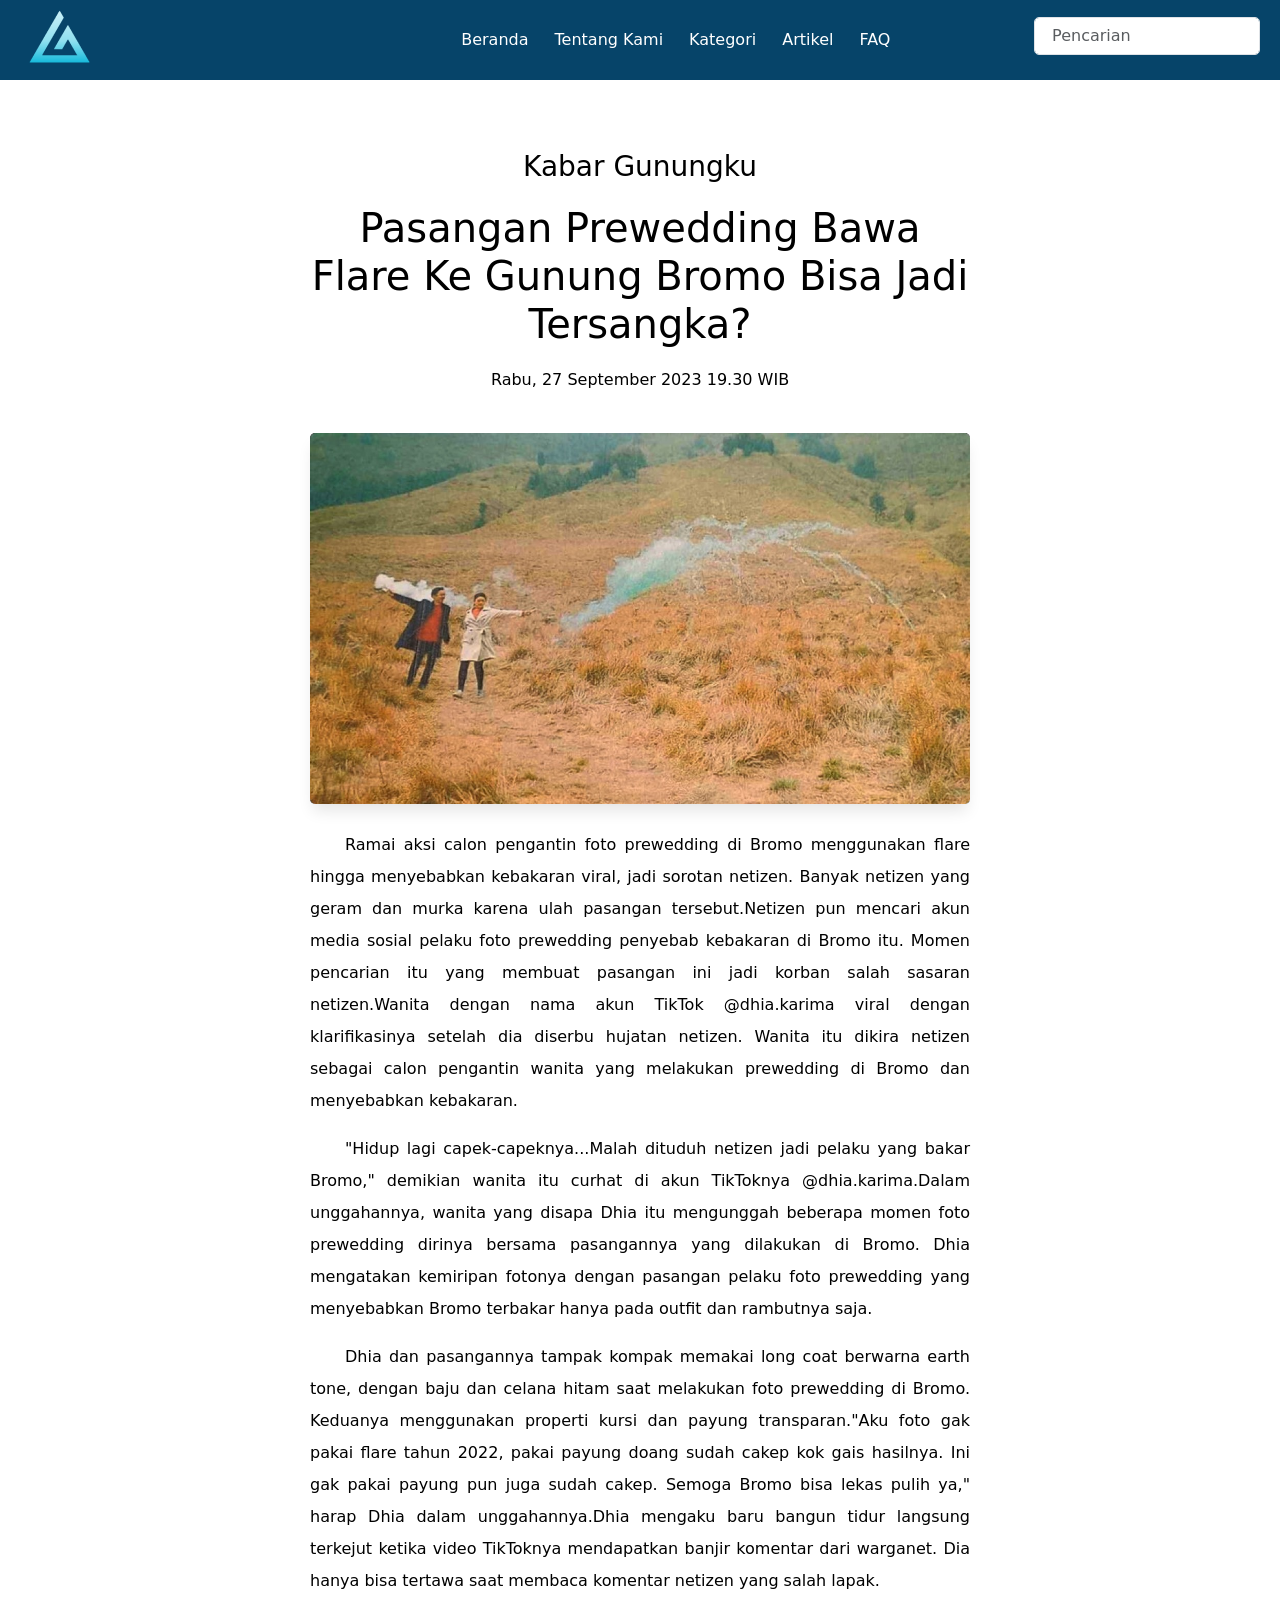
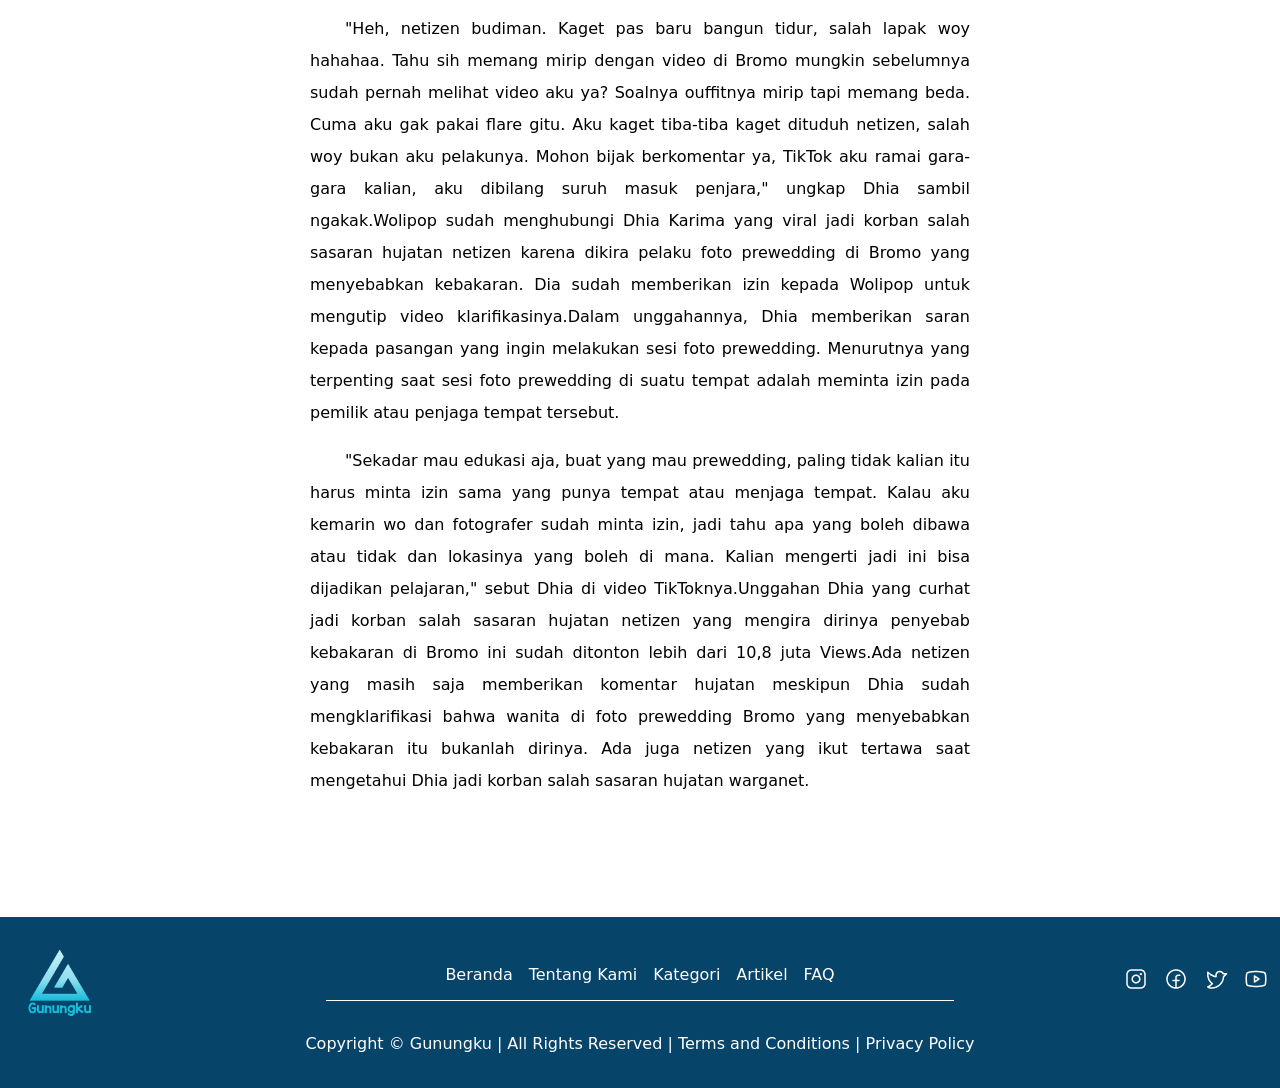
<file: pages/detail-artikel/index.html>
<!doctype html>
<html lang="en">
<head>
    <!-- Required meta tags -->
    <meta charset="utf-8">
    <meta name="viewport" content="width=device-width, initial-scale=1">

    <!-- Bootstrap CSS -->
    <link href="https://cdn.jsdelivr.net/npm/bootstrap@5.0.2/dist/css/bootstrap.min.css" rel="stylesheet" integrity="sha384-EVSTQN3/azprG1Anm3QDgpJLIm9Nao0Yz1ztcQTwFspd3yD65VohhpuuCOmLASjC" crossorigin="anonymous">

     <!-- Font Awesome CSS -->
     <link href="https://cdnjs.cloudflare.com/ajax/libs/font-awesome/6.0.0-beta3/css/all.min.css" rel="stylesheet">

    <!-- Style Css -->
    <link rel="stylesheet" href="/assets/css/style.css">

    <!-- Icon Title -->
    <link rel="icon" href="../../assets/image/gunungku2.png">

    <title>Detail Artikel</title>
</head>
<body>
  <!-- Start Navbar -->
  <nav class="navbar navbar-expand-lg navbar-light">
    <div class="container-fluid">
        <div class="col-md-4 mb-0">
            <img class="navbar-logo" src="/assets/image/gunungku 1.png" alt="gunungku">
        </div>
        <button class="navbar-toggler" type="button" data-bs-toggle="collapse" data-bs-target="#navbarSupportedContent" aria-controls="navbarSupportedContent" aria-expanded="false" aria-label="Toggle navigation">
        <span class="navbar-toggler-icon"></span>
        </button>
        <div class="collapse navbar-collapse" id="navbarSupportedContent">
            <ul class="navbar-nav col-md-8 mx-auto mb-2 mb-lg-0">
                <li class="nav-item">
                <a class="nav-link" aria-current="page" href="../../index.html">Beranda</a>
                </li>
                <li class="nav-item">
                <a class="nav-link" href="../about/about.html">Tentang Kami</a>
                </li>
                <li class="nav-item">
                <a class="nav-link" href="../kategori/kategori.html">Kategori</a>
                </li>
                <li class="nav-item">
                <a class="nav-link" href="../artikel/artikel.html">Artikel</a>
                </li>
                <li class="nav-item">
                <a class="nav-link" href="../faq/index.html">FAQ</a>
                </li>
            </ul>

            <form class="d-flex">
                <input class="form-control me-2 mb-2" type="search" placeholder=" Pencarian" aria-label="Search">
            </form>
        </div>
    </div>
  </nav>
  <!-- End Navbar -->

    <!--Bootstrap Bundle with Popper -->
    <script src="https://cdn.jsdelivr.net/npm/bootstrap@5.0.2/dist/js/bootstrap.bundle.min.js" integrity="sha384-MrcW6ZMFYlzcLA8Nl+NtUVF0sA7MsXsP1UyJoMp4YLEuNSfAP+JcXn/tWtIaxVXM" crossorigin="anonymous"></script>

  <!-- Header -->

  <!-- Detail Artikel -->
  <div id="detail-artikel">
    <div id="header-artikel">
      <h3 id="kategori-artikel">Kabar Gunungku</h3>
      <h1 id="judul-artikel">
        Pasangan prewedding Bawa Flare ke Gunung Bromo Bisa jadi Tersangka?
      </h1>
      <p>Rabu, 27 September 2023 19.30 WIB</p>
      <img class="thumbnail-artikel" src="/assets/image/Pasangan-Prewedding-Bawa-Flare-Ke-Gunung-Bromo-Bisa-Jadi-Tersangka.jpeg"
        alt="thumbnail artikel">
    </div>
    <div id="isi-artikel">
      <p>Ramai aksi calon pengantin foto prewedding di Bromo menggunakan flare hingga menyebabkan kebakaran viral, jadi
        sorotan netizen. Banyak netizen yang geram dan murka karena ulah pasangan tersebut.Netizen pun mencari akun
        media sosial pelaku foto prewedding penyebab kebakaran di Bromo itu. Momen pencarian itu yang membuat pasangan
        ini jadi korban salah sasaran netizen.Wanita dengan nama akun TikTok @dhia.karima viral dengan klarifikasinya
        setelah dia diserbu hujatan netizen. Wanita itu dikira netizen sebagai calon pengantin wanita yang melakukan
        prewedding di Bromo dan menyebabkan kebakaran.</p>
      <p>"Hidup lagi capek-capeknya...Malah dituduh netizen jadi pelaku yang bakar Bromo," demikian wanita itu curhat di
        akun TikToknya @dhia.karima.Dalam unggahannya, wanita yang disapa Dhia itu mengunggah beberapa momen foto
        prewedding dirinya bersama pasangannya yang dilakukan di Bromo. Dhia mengatakan kemiripan fotonya dengan
        pasangan pelaku foto prewedding yang menyebabkan Bromo terbakar hanya pada outfit dan rambutnya saja.
      </p>
      <p>Dhia dan pasangannya tampak kompak memakai long coat berwarna earth tone, dengan baju dan celana hitam saat
        melakukan foto prewedding di Bromo. Keduanya menggunakan properti kursi dan payung transparan."Aku foto gak
        pakai flare tahun 2022, pakai payung doang sudah cakep kok gais hasilnya. Ini gak pakai payung pun juga sudah
        cakep. Semoga Bromo bisa lekas pulih ya," harap Dhia dalam unggahannya.Dhia mengaku baru bangun tidur langsung
        terkejut ketika video TikToknya mendapatkan banjir komentar dari warganet. Dia hanya bisa tertawa saat membaca
        komentar netizen yang salah lapak.
      </p>
      <p>"Heh, netizen budiman. Kaget pas baru bangun tidur, salah lapak woy hahahaa. Tahu sih memang mirip dengan video
        di Bromo mungkin sebelumnya sudah pernah melihat video aku ya? Soalnya ouffitnya mirip tapi memang beda. Cuma
        aku gak pakai flare gitu. Aku kaget tiba-tiba kaget dituduh netizen, salah woy bukan aku pelakunya. Mohon bijak
        berkomentar ya, TikTok aku ramai gara-gara kalian, aku dibilang suruh masuk penjara," ungkap Dhia sambil
        ngakak.Wolipop sudah menghubungi Dhia Karima yang viral jadi korban salah sasaran hujatan netizen karena dikira
        pelaku foto prewedding di Bromo yang menyebabkan kebakaran. Dia sudah memberikan izin kepada Wolipop untuk
        mengutip video klarifikasinya.Dalam unggahannya, Dhia memberikan saran kepada pasangan yang ingin melakukan sesi
        foto prewedding. Menurutnya yang terpenting saat sesi foto prewedding di suatu tempat adalah meminta izin pada
        pemilik atau penjaga tempat tersebut.
      </p>
      <p>"Sekadar mau edukasi aja, buat yang mau prewedding, paling tidak kalian itu harus minta izin sama yang punya
        tempat atau menjaga tempat. Kalau aku kemarin wo dan fotografer sudah minta izin, jadi tahu apa yang boleh
        dibawa atau tidak dan lokasinya yang boleh di mana. Kalian mengerti jadi ini bisa dijadikan pelajaran," sebut
        Dhia di video TikToknya.Unggahan Dhia yang curhat jadi korban salah sasaran hujatan netizen yang mengira dirinya
        penyebab kebakaran di Bromo ini sudah ditonton lebih dari 10,8 juta Views.Ada netizen yang masih saja memberikan
        komentar hujatan meskipun Dhia sudah mengklarifikasi bahwa wanita di foto prewedding Bromo yang menyebabkan
        kebakaran itu bukanlah dirinya. Ada juga netizen yang ikut tertawa saat mengetahui Dhia jadi korban salah
        sasaran hujatan warganet.
      </p>
    </div>
  </div>
  <!-- Detail Artikel -->

  <!-- Footer -->
  <div class="footer-container container">
    <footer class="d-flex flex-wrap justify-content-between align-items-center py-3">
        <div class="col-md-3 mb-0">
            <img class="footer-logo" src="/assets/image/gunungku2.png" alt="">
        </div>

        <ul class="list-center nav col-md-6 d-flex align-items-center justify-content-center mb-3 mb-md-0 me-md-auto link-body-emphasis text-decoration-none">
            <li class="nav-item"><a href="../../index.html" class="nav-link px-2 text-white">Beranda</a></li>
            <li class="nav-item"><a href="../about/about.html" class="nav-link px-2 text-white">Tentang Kami</a></li>
            <li class="nav-item"><a href="../kategori/kategori.html" class="nav-link px-2 text-white">Kategori</a></li>
            <li class="nav-item"><a href="../artikel/artikel.html" class="nav-link px-2 text-white">Artikel</a></li>
            <li class="nav-item"><a href="../faq/index.html" class="nav-link px-2 text-white">FAQ</a></li>
        </ul>
        <ul class="icon-footer nav col-md-3 justify-content-end">
            <li class="nav-item ms-3"><a class="link-body-emphasis" href="#"><img src="/assets/image/InstagramLogo.png" alt="facebook"></a></li>
            <li class="nav-item ms-3"><a class="link-body-emphasis" href="#"><img src="/assets/image/FacebookLogo.png" alt="facebook"></a></li>
            <li class="nav-item ms-3"><a class="link-body-emphasis" href="#"><img src="/assets/image/TwitterLogo.png" alt="facebook"></a></li>
            <li class="nav-item ms-3"><a class="link-body-emphasis" href="#"><img src="/assets/image/YoutubeLogo.png" alt="facebook"></a></li>
            
        </ul>
        <p class=" d-flex align-items-center justify-content-center mx-auto text-center text-white mt-2">Copyright &copy; Gunungku | All Rights Reserved | Terms and Conditions | Privacy Policy</p>
    </footer>
</div>
<!-- End Footer -->

<!--Bootstrap Bundle with Popper -->
<script src="https://cdn.jsdelivr.net/npm/bootstrap@5.0.2/dist/js/bootstrap.bundle.min.js" integrity="sha384-MrcW6ZMFYlzcLA8Nl+NtUVF0sA7MsXsP1UyJoMp4YLEuNSfAP+JcXn/tWtIaxVXM" crossorigin="anonymous"></script>
</body>
</html>
</file>
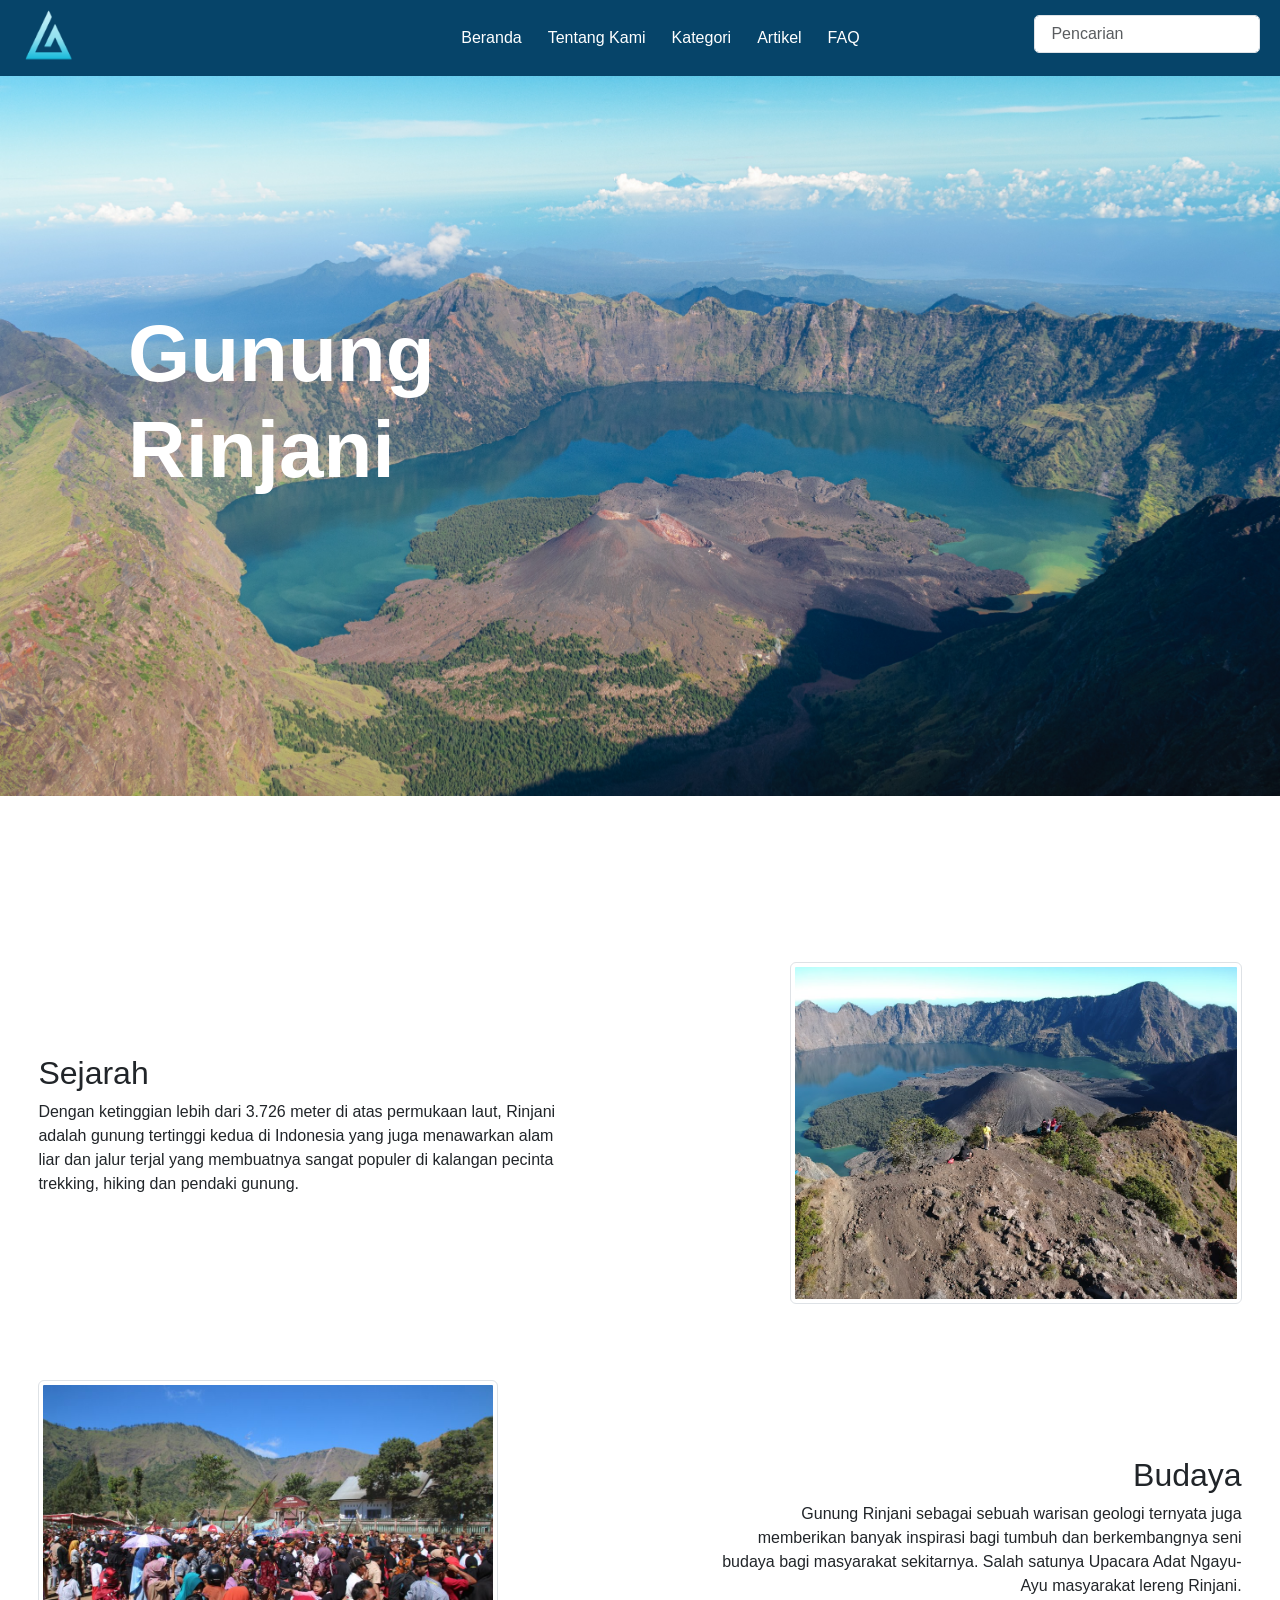
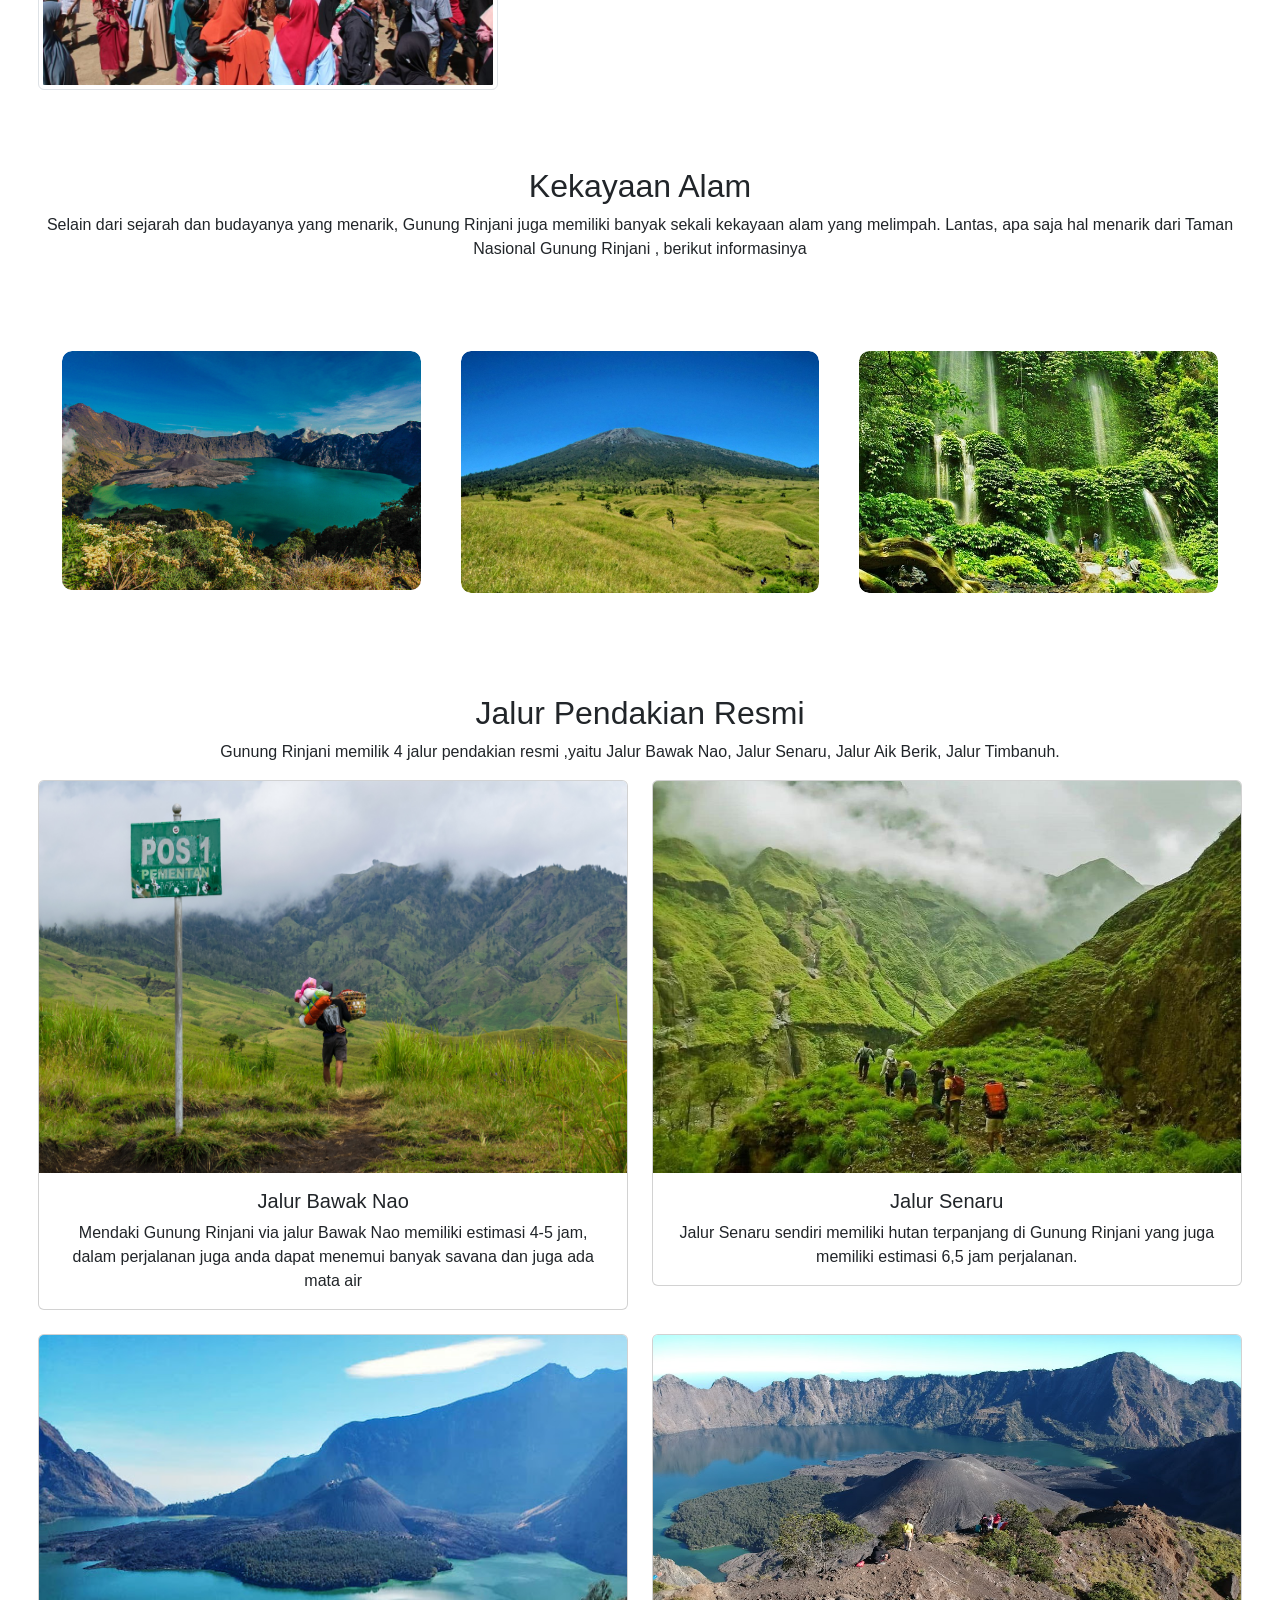
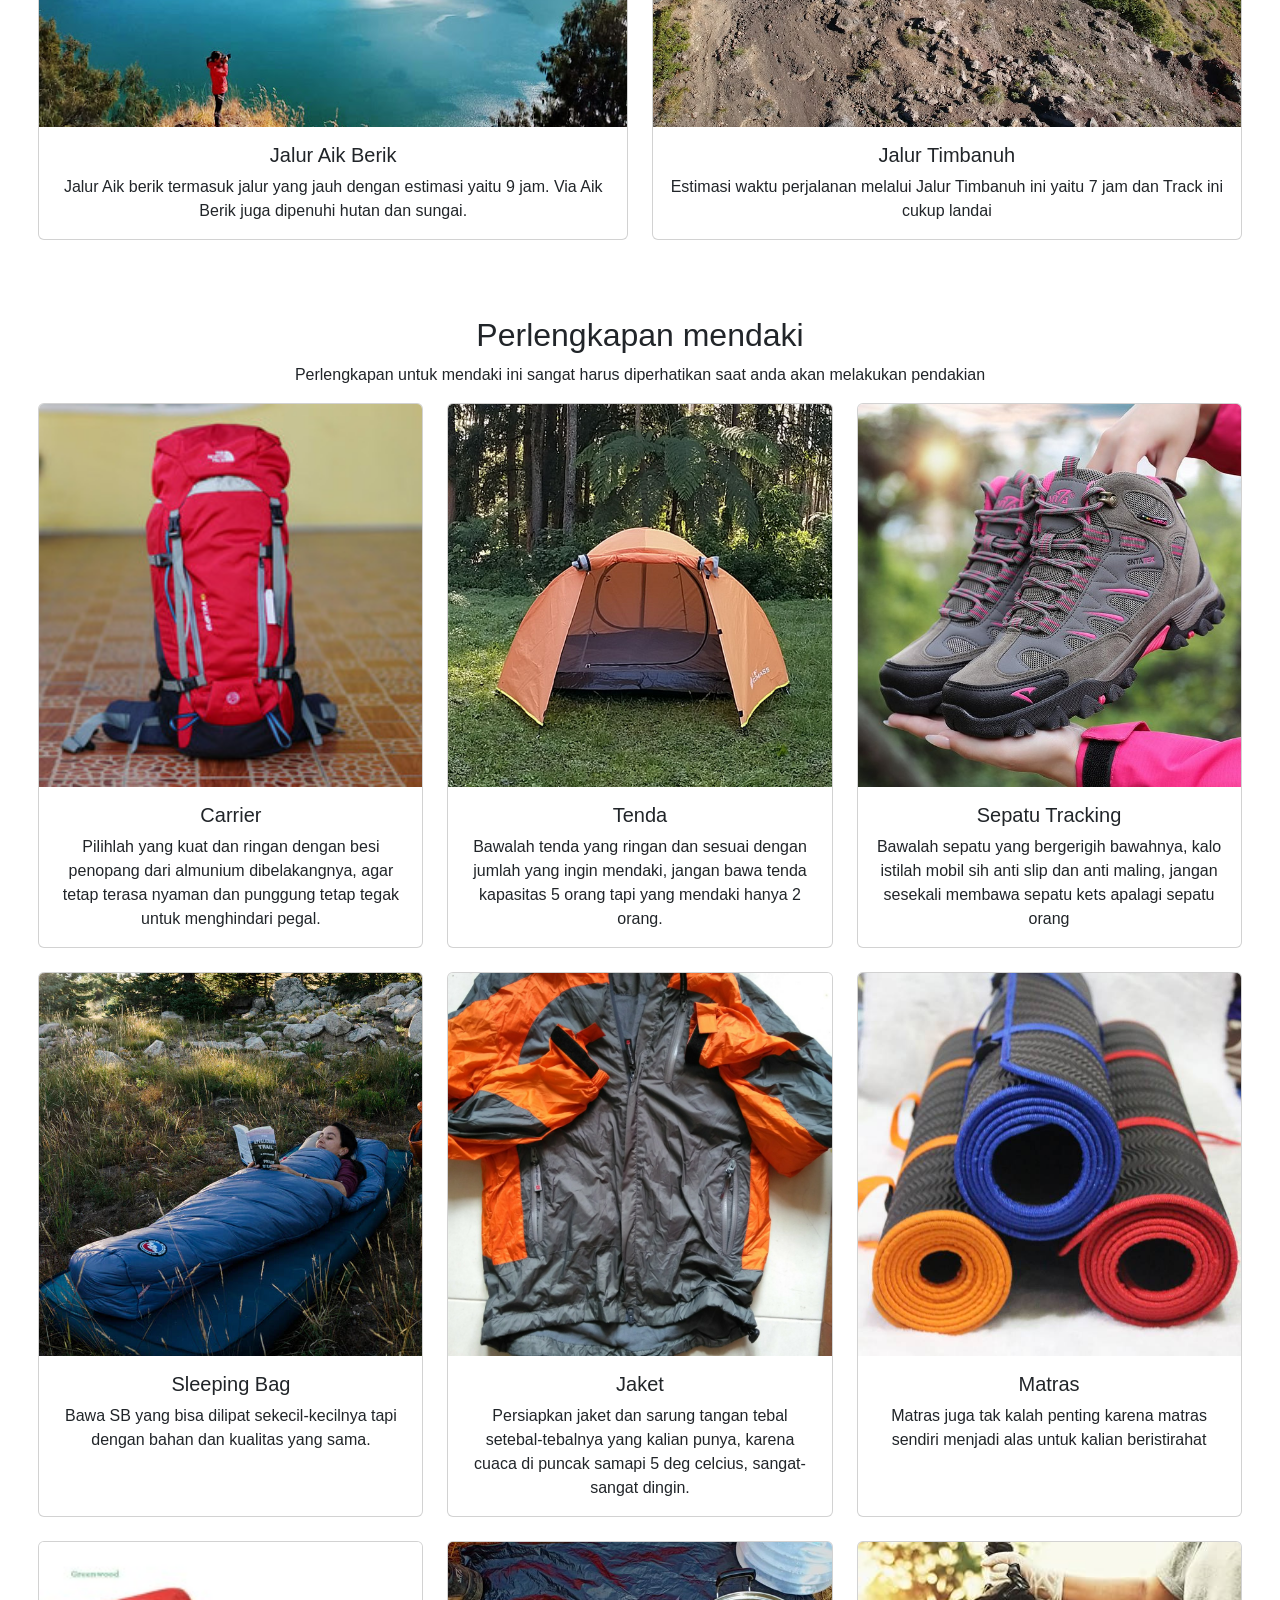
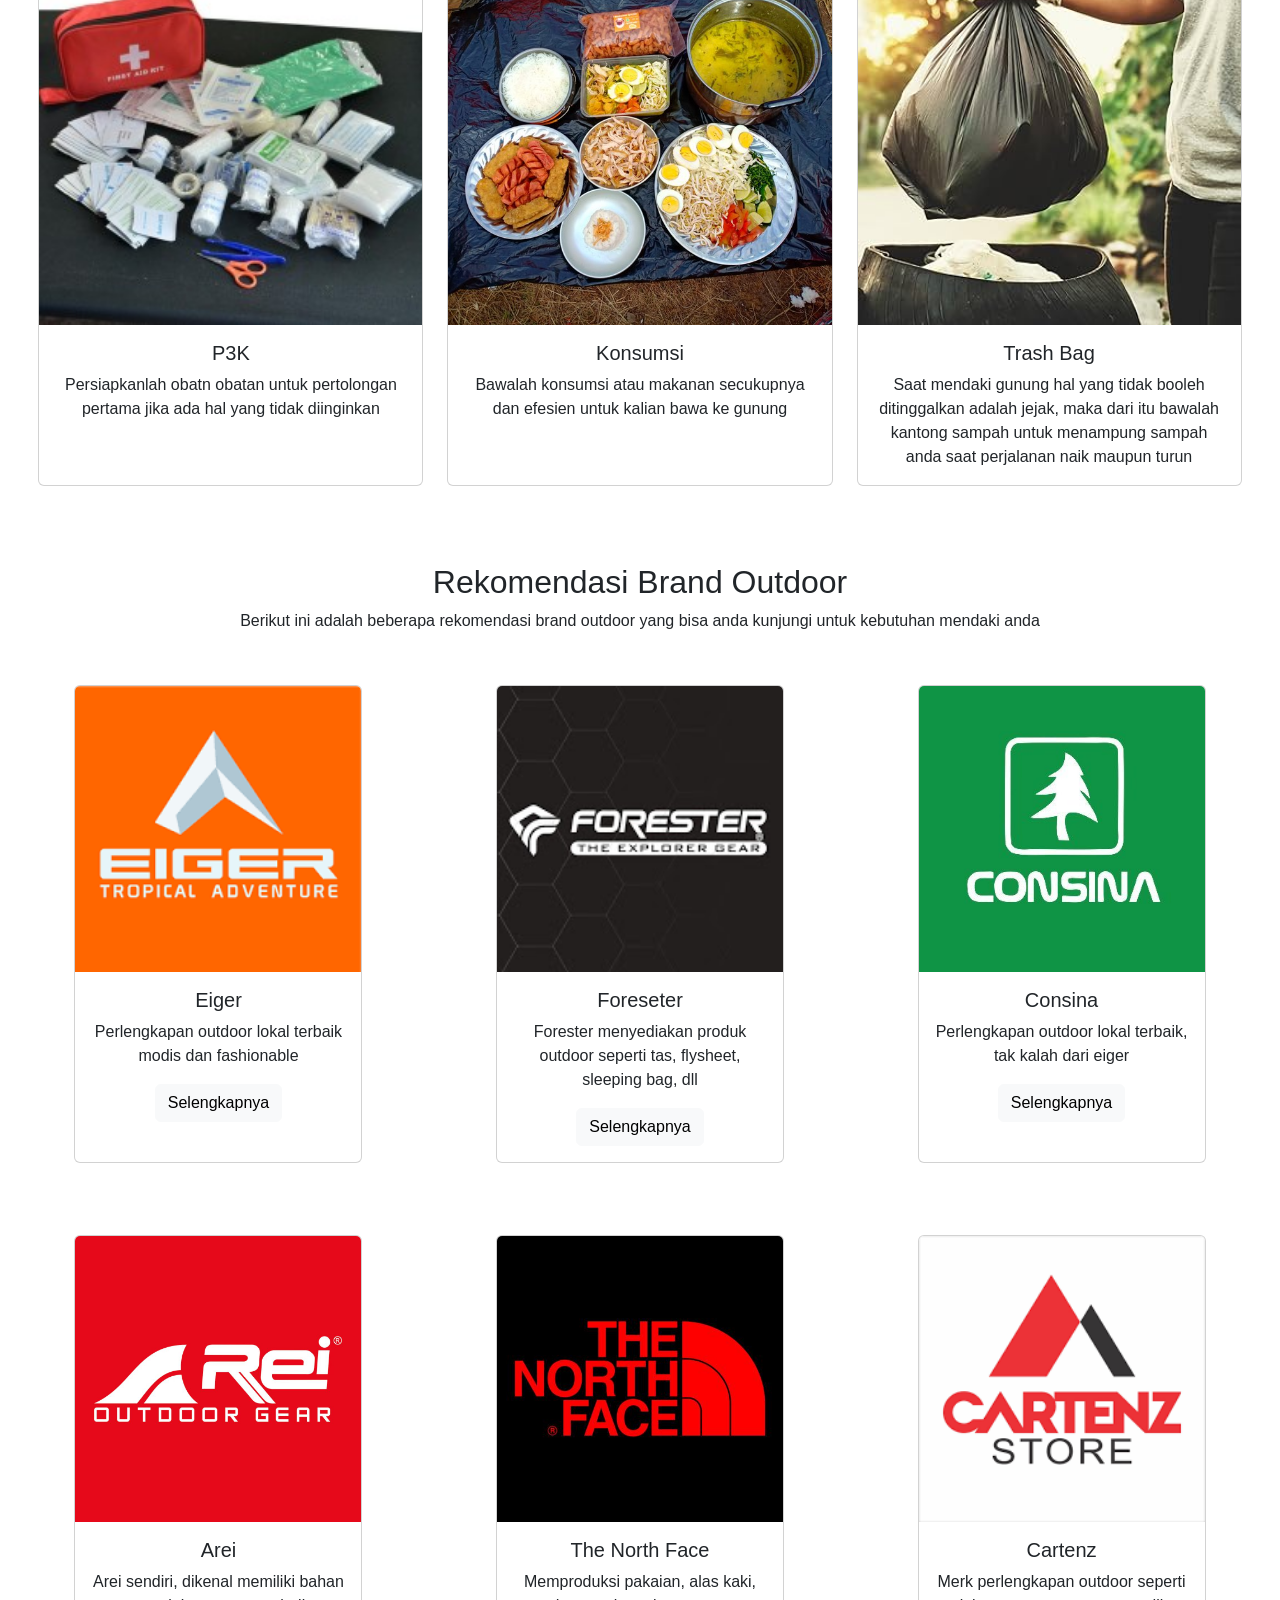
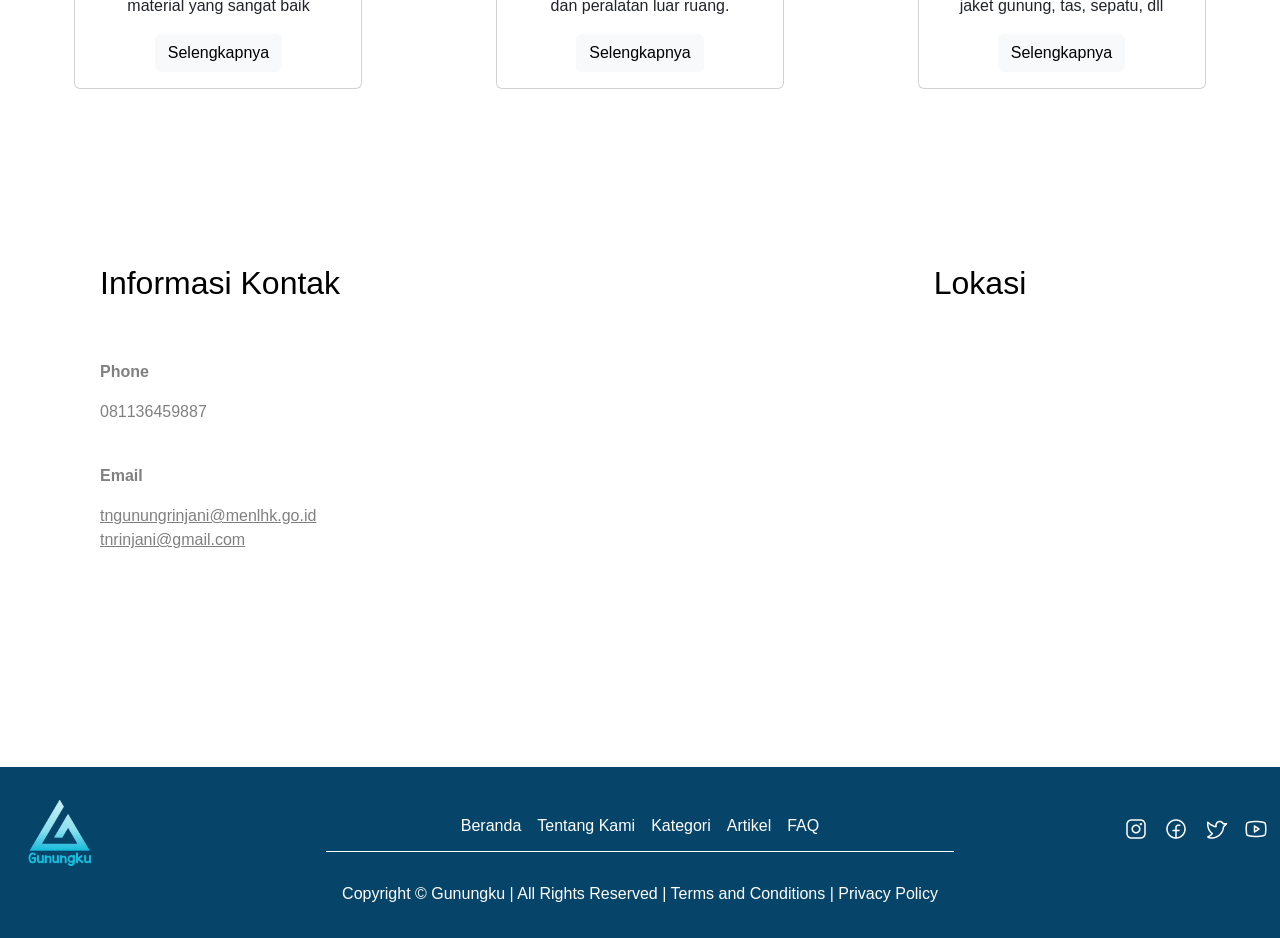
<file: pages/detail-kategori/index.html>
<!DOCTYPE html>
<html lang="en">
  <head>
    <meta charset="UTF-8" />
    <meta http-equiv="X-UA-Compatible" content="IE=edge" />
    <meta name="viewport" content="width=device-width, initial-scale=1.0" />
    <link
      rel="stylesheet"
      href="https://cdn.jsdelivr.net/npm/bootstrap@5.3.2/dist/css/bootstrap.min.css"
    />
    <link rel="stylesheet" href="style.css" />
    <!-- Icon Title -->
    <link rel="icon" href="../../assets/image/gunungku2.png">

    <title>Gunung Rinjani</title>
  </head>
  <body>
    <!-- Navbar -->
    <div id="container">
      <div id="container" class="container-navbar">
        <nav class="navbar navbar-expand-lg navbar-light">
          <div class="container-fluid">
            <div class="col-md-4 mb-0">
              <img
                class="navbar-logo"
                src="/assets/image/gunungku 1.png"
                alt="gunungku"
              />
            </div>
            <button
              class="navbar-toggler"
              type="button"
              data-bs-toggle="collapse"
              data-bs-target="#navbarSupportedContent"
              aria-controls="navbarSupportedContent"
              aria-expanded="false"
              aria-label="Toggle navigation"
            >
              <span class="navbar-toggler-icon"></span>
            </button>
            <div class="collapse navbar-collapse" id="navbarSupportedContent">
              <ul class="navbar-nav col-md-8 mx-auto mb-2 mb-lg-0">
                <li class="nav-item">
                  <a class="nav-link" aria-current="page" href="../../index.html">Beranda</a>
                </li>
                <li class="nav-item">
                  <a class="nav-link" href="../about/about.html">Tentang Kami</a>
                </li>
                <li class="nav-item">
                  <a class="nav-link" href="../kategori/kategori.html">Kategori</a>
                </li>
                <li class="nav-item">
                  <a class="nav-link" href="../artikel/artikel.html">Artikel</a>
                </li>
                <li class="nav-item">
                  <a class="nav-link" href="../faq/index.html">FAQ</a>
                </li>
              </ul>

              <form class="d-flex">
                <input
                  class="form-control me-2 mb-2"
                  type="search"
                  placeholder=" Pencarian"
                  aria-label="Search"
                />
              </form>
            </div>
          </div>
        </nav>
      </div>

      <!-- head -->
      <div id="container" class="container-head">
        <h1>
          Gunung <br />
          Rinjani
        </h1>
        <img src="/assets/image/rinjani1.jpg" class="img-fluid" alt="..." />
      </div>

      <!-- ISI -->

      <div id="container" class="container-isi-1">
        <div class="sejarah">
          <h2>Sejarah</h2>
          <p>
            Dengan ketinggian lebih dari 3.726 meter di atas permukaan laut,
            Rinjani adalah gunung tertinggi kedua di Indonesia yang juga
            menawarkan alam liar dan jalur terjal yang membuatnya sangat populer
            di kalangan pecinta trekking, hiking dan pendaki gunung.
          </p>
        </div>
        <div>
          <img src="/assets/image/rinjani11.JPG" class="img-thumbnail" alt="..." />
        </div>
      </div>
      <div id="container" class="container-isi-2">
        <div class="budaya">
          <h2>Budaya</h2>
          <p>
            Gunung Rinjani sebagai sebuah warisan geologi ternyata juga
            memberikan banyak inspirasi bagi tumbuh dan berkembangnya seni
            budaya bagi masyarakat sekitarnya. Salah satunya Upacara Adat
            Ngayu-Ayu masyarakat lereng Rinjani.
          </p>
        </div>
        <div>
          <img src="/assets/image/rinjani5.jpeg" class="img-thumbnail" alt="..." />
        </div>
      </div>
      <div id="container" class="container-isi-3">
        <h2>Kekayaan Alam</h2>
        <p>
          Selain dari sejarah dan budayanya yang menarik, Gunung Rinjani juga
          memiliki banyak sekali kekayaan alam yang melimpah. Lantas, apa saja
          hal menarik dari Taman Nasional Gunung Rinjani , berikut informasinya
        </p>
        <div id="container" class="container-alam">
          <div class="alam-list">
            <div class="alam">
              <img src="/assets/image/rinjani6.jpg" />
              <div class="layer">
                <h3>Danau Segara Anak</h3>
                <a href="#">
                  <i class="fa-solid fa-arrow-up-right-from-square"></i>
                </a>
              </div>
            </div>
            <div class="alam">
              <img src="/assets/image/rinjani7.jpg" />
              <div class="layer">
                <h3>Padang Savana Sembalun</h3>
                <a href="#">
                  <i class="fa-solid fa-arrow-up-right-from-square"></i>
                </a>
              </div>
            </div>
            <div class="alam">
              <img src="/assets/image/rinjani8.jpg" />
              <div class="layer">
                <h3>Air Terjun Benang Stokel</h3>
                <a href="#">
                  <i class="fa-solid fa-arrow-up-right-from-square"></i>
                </a>
              </div>
            </div>
          </div>
        </div>
      </div>
      <div id="container" class="container-isi-4">
        <h2>Jalur Pendakian Resmi</h2>
        <p>
          Gunung Rinjani memilik 4 jalur pendakian resmi ,yaitu Jalur Bawak Nao,
          Jalur Senaru, Jalur Aik Berik, Jalur Timbanuh.
        </p>
        <div class="row row-cols-1 row-cols-md-2 g-4">
          <div class="col">
            <div class="card">
              <img src="/assets/image/rinjani2.jpg" class="card-img-top" alt="..." />
              <div class="card-body">
                <h5 class="card-title">Jalur Bawak Nao</h5>
                <p class="card-text">
                  Mendaki Gunung Rinjani via jalur Bawak Nao memiliki estimasi
                  4-5 jam, dalam perjalanan juga anda dapat menemui banyak
                  savana dan juga ada mata air
                </p>
              </div>
            </div>
          </div>
          <div class="col">
            <div class="card">
              <img src="/assets/image/rinjani9.jpg" class="card-img-top" alt="..." />
              <div class="card-body">
                <h5 class="card-title">Jalur Senaru</h5>
                <p class="card-text">
                  Jalur Senaru sendiri memiliki hutan terpanjang di Gunung
                  Rinjani yang juga memiliki estimasi 6,5 jam perjalanan.
                </p>
              </div>
            </div>
          </div>
          <div class="col">
            <div class="card">
              <img src="/assets/image/rinjani10.jpg" class="card-img-top" alt="..." />
              <div class="card-body">
                <h5 class="card-title">Jalur Aik Berik</h5>
                <p class="card-text">
                  Jalur Aik berik termasuk jalur yang jauh dengan estimasi yaitu
                  9 jam. Via Aik Berik juga dipenuhi hutan dan sungai.
                </p>
              </div>
            </div>
          </div>
          <div class="col">
            <div class="card">
              <img src="/assets/image/rinjani11.JPG" class="card-img-top" alt="..." />
              <div class="card-body">
                <h5 class="card-title">Jalur Timbanuh</h5>
                <p class="card-text">
                  Estimasi waktu perjalanan melalui Jalur Timbanuh ini yaitu 7
                  jam dan Track ini cukup landai
                </p>
              </div>
            </div>
          </div>
        </div>
      </div>
      <div id="container" class="container-isi-5">
        <h2>Perlengkapan mendaki</h2>
        <p>
          Perlengkapan untuk mendaki ini sangat harus diperhatikan saat anda
          akan melakukan pendakian
        </p>
        <div class="row row-cols-1 row-cols-md-3 g-4">
          <div class="col">
            <div class="card h-100">
              <img
                src="/assets/image/perkap1.jpg"
                class="card-img-top"
                alt="..."
              />
              <div class="card-body">
                <h5 class="card-title">Carrier</h5>
                <p class="card-text">
                  Pilihlah yang kuat dan ringan dengan besi penopang dari
                  almunium dibelakangnya, agar tetap terasa nyaman dan punggung
                  tetap tegak untuk menghindari pegal.
                </p>
              </div>
            </div>
          </div>
          <div class="col">
            <div class="card h-100">
              <img
                src="/assets/image/perkap2.jpg"
                class="card-img-top"
                alt="..."
              />
              <div class="card-body">
                <h5 class="card-title">Tenda</h5>
                <p class="card-text">
                  Bawalah tenda yang ringan dan sesuai dengan jumlah yang ingin
                  mendaki, jangan bawa tenda kapasitas 5 orang tapi yang mendaki
                  hanya 2 orang.
                </p>
              </div>
            </div>
          </div>
          <div class="col">
            <div class="card h-100">
              <img
                src="/assets/image/perkap3.jpeg"
                class="card-img-top"
                alt="..."
              />
              <div class="card-body">
                <h5 class="card-title">Sepatu Tracking</h5>
                <p class="card-text">
                  Bawalah sepatu yang bergerigih bawahnya, kalo istilah mobil
                  sih anti slip dan anti maling, jangan sesekali membawa sepatu
                  kets apalagi sepatu orang
                </p>
              </div>
            </div>
          </div>
          <div class="col">
            <div class="card h-100">
              <img
                src="/assets/image/perkap4.jpeg"
                class="card-img-top"
                alt="..."
              />
              <div class="card-body">
                <h5 class="card-title">Sleeping Bag</h5>
                <p class="card-text">
                  Bawa SB yang bisa dilipat sekecil-kecilnya tapi dengan bahan
                  dan kualitas yang sama.
                </p>
              </div>
            </div>
          </div>
          <div class="col">
            <div class="card h-100">
              <img
                src="/assets/image/perkap5.jpg"
                class="card-img-top"
                alt="..."
              />
              <div class="card-body">
                <h5 class="card-title">Jaket</h5>
                <p class="card-text">
                  Persiapkan jaket dan sarung tangan tebal setebal-tebalnya yang
                  kalian punya, karena cuaca di puncak samapi 5 deg celcius,
                  sangat-sangat dingin.
                </p>
              </div>
            </div>
          </div>
          <div class="col">
            <div class="card h-100">
              <img
                src="/assets/image/perkap6.jpeg"
                class="card-img-top"
                alt="..."
              />
              <div class="card-body">
                <h5 class="card-title">Matras</h5>
                <p class="card-text">
                  Matras juga tak kalah penting karena matras sendiri menjadi
                  alas untuk kalian beristirahat
                </p>
              </div>
            </div>
          </div>
          <div class="col">
            <div class="card h-100">
              <img
                src="/assets/image/perkap7.jpg"
                class="card-img-top"
                alt="..."
              />
              <div class="card-body">
                <h5 class="card-title">P3K</h5>
                <p class="card-text">
                  Persiapkanlah obatn obatan untuk pertolongan pertama jika ada
                  hal yang tidak diinginkan
                </p>
              </div>
            </div>
          </div>
          <div class="col">
            <div class="card h-100">
              <img
                src="/assets/image/perkap8.jpeg"
                class="card-img-top"
                alt="..."
              />
              <div class="card-body">
                <h5 class="card-title">Konsumsi</h5>
                <p class="card-text">
                  Bawalah konsumsi atau makanan secukupnya dan efesien untuk
                  kalian bawa ke gunung
                </p>
              </div>
            </div>
          </div>
          <div class="col">
            <div class="card h-100">
              <img
                src="/assets/image/perkap11.jpg"
                class="card-img-top"
                alt="..."
              />
              <div class="card-body">
                <h5 class="card-title">Trash Bag</h5>
                <p class="card-text">
                  Saat mendaki gunung hal yang tidak booleh ditinggalkan adalah
                  jejak, maka dari itu bawalah kantong sampah untuk menampung
                  sampah anda saat perjalanan naik maupun turun
                </p>
              </div>
            </div>
          </div>
        </div>
      </div>
      <div id="container" class="container-isi-6">
        <h2>Rekomendasi Brand Outdoor</h2>
        <p>
          Berikut ini adalah beberapa rekomendasi brand outdoor yang bisa anda
          kunjungi untuk kebutuhan mendaki anda
        </p>
        <div class="outdoor1">
            <div class="card" style="width: 18rem">
              <img
                src="/assets/image/brand1.png"
                class="card-img-top"
                alt="brand"
              />
              <div class="card-body">
                <h5 class="card-title">Eiger</h5>
                <p class="card-text">
                  Perlengkapan outdoor lokal terbaik modis dan fashionable
                </p>
                <a href="#" class="btn btn-light">Selengkapnya</a>
              </div>
            </div>
            <div class="card" style="width: 18rem">
              <img
                src="/assets/image/brand2.jpg"
                class="card-img-top"
                alt="brand"
              />
              <div class="card-body">
                <h5 class="card-title">Foreseter</h5>
                <p class="card-text">
                  Forester menyediakan produk outdoor seperti tas, flysheet,
                  sleeping bag, dll
                </p>
                <a href="#" class="btn btn-light">Selengkapnya</a>
              </div>
            </div>
            <div class="card" style="width: 18rem">
              <img
                src="/assets/image/brand3.jpg"
                class="card-img-top"
                alt="brand"
              />
              <div class="card-body">
                <h5 class="card-title">Consina</h5>
                <p class="card-text">
                  Perlengkapan outdoor lokal terbaik, tak kalah dari eiger
                </p>
                <a href="#" class="btn btn-light">Selengkapnya</a>
              </div>
            </div>
          </div>
          <div class="outdoor2">
            <div class="card" style="width: 18rem">
              <img
                src="/assets/image/brand4.jpg"
                class="card-img-top"
                alt="brand"
              />
              <div class="card-body">
                <h5 class="card-title">Arei</h5>
                <p class="card-text">
                  Arei sendiri, dikenal memiliki bahan material yang sangat baik
                </p>
                <a href="#" class="btn btn-light">Selengkapnya</a>
              </div>
            </div>
            <div class="card" style="width: 18rem">
              <img
                src="/assets/image/brand5.jpg"
                class="card-img-top"
                alt="brand"
              />
              <div class="card-body">
                <h5 class="card-title">The North Face</h5>
                <p class="card-text">
                  Memproduksi pakaian, alas kaki, dan peralatan luar ruang.
                </p>
                <a href="#" class="btn btn-light">Selengkapnya</a>
              </div>
            </div>
            <div class="card" style="width: 18rem">
              <img
                src="/assets/image/brand6.png"
                class="card-img-top"
                alt="brand"
              />
              <div class="card-body">
                <h5 class="card-title">Cartenz</h5>
                <p class="card-text">
                  Merk perlengkapan outdoor seperti jaket gunung, tas, sepatu,
                  dll
                </p>
                <a href="#" class="btn btn-light">Selengkapnya</a>
              </div>
            </div>
          </div>
        </div>
      </div>
      <div id="container" class="container-isi-7">
        <div class="informasi">
          <div class="kontak">
            <h2>Informasi Kontak</h2>
            <p class="via">Phone</p>
            <p class="no">081136459887</p>
            <br />
            <p class="via">Email</p>
            <a href="#">tngunungrinjani@menlhk.go.id</a><br />
            <a href="#">tnrinjani@gmail.com</a>
          </div>
          <div class="map">
            <h2>Lokasi</h2>
            <div class="gmap">
              <iframe
                src="https://www.google.com/maps/embed?pb=!1m18!1m12!1m3!1d15787.608476734436!2d116.44704904222262!3d-8.411273689018374!2m3!1f0!2f0!3f0!3m2!1i1024!2i768!4f13.1!3m3!1m2!1s0x2dcc2d800216cccf%3A0x3c03cdbf11d30a1e!2sMount%20Rinjani!5e0!3m2!1sen!2sid!4v1697600926330!5m2!1sen!2sid"
                width="400"
                height="300"
                style="border: 0"
                allowfullscreen=""
                loading="lazy"
                referrerpolicy="no-referrer-when-downgrade"
              ></iframe>
            </div>
          </div>
        </div>
      </div>

      <!-- FOOTER -->
      <div class="footer-container container">
      <footer
        class="d-flex flex-wrap justify-content-between align-items-center py-3"
      >
        <div class="col-md-3 mb-0">
          <img class="footer-logo" src="/assets/image/gunungku2.png" alt="" />
        </div>

        <ul
          class="list-center nav col-md-6 d-flex align-items-center justify-content-center mb-3 mb-md-0 me-md-auto link-body-emphasis text-decoration-none"
        >
          <li class="nav-item">
            <a href="../../index.html" class="nav-link px-2 text-white">Beranda</a>
          </li>
          <li class="nav-item">
            <a href="../about/about.html" class="nav-link px-2 text-white">Tentang Kami</a>
          </li>
          <li class="nav-item">
            <a href="../kategori/kategori.html" class="nav-link px-2 text-white">Kategori</a>
          </li>
          <li class="nav-item">
            <a href="../artikel/artikel.html" class="nav-link px-2 text-white">Artikel</a>
          </li>
          <li class="nav-item">
            <a href="../faq/index.html" class="nav-link px-2 text-white">FAQ</a>
          </li>
        </ul>
        <ul class="icon-footer nav col-md-3 justify-content-end">
          <li class="nav-item ms-3">
            <a class="link-body-emphasis" href="#"
              ><img src="/assets/image/InstagramLogo.png" alt="facebook"
            /></a>
          </li>
          <li class="nav-item ms-3">
            <a class="link-body-emphasis" href="#"
              ><img src="/assets/image/FacebookLogo.png" alt="facebook"
            /></a>
          </li>
          <li class="nav-item ms-3">
            <a class="link-body-emphasis" href="#"
              ><img src="/assets/image/TwitterLogo.png" alt="facebook"
            /></a>
          </li>
          <li class="nav-item ms-3">
            <a class="link-body-emphasis" href="#"
              ><img
                src="/assets/image/YoutubeLogo.png"
                alt="facebook"
            /></a>
          </li>
        </ul>
        <p
          class="d-flex align-items-center justify-content-center mx-auto text-center text-white mt-2"
        >
          Copyright &copy; Gunungku | All Rights Reserved | Terms and Conditions
          | Privacy Policy
        </p>
      </footer>
    </div>
    </div>
    <script src="https://cdn.jsdelivr.net/npm/bootstrap@5.3.2/dist/js/bootstrap.bundle.min.js "></script>
  </body>
</html>
</file>
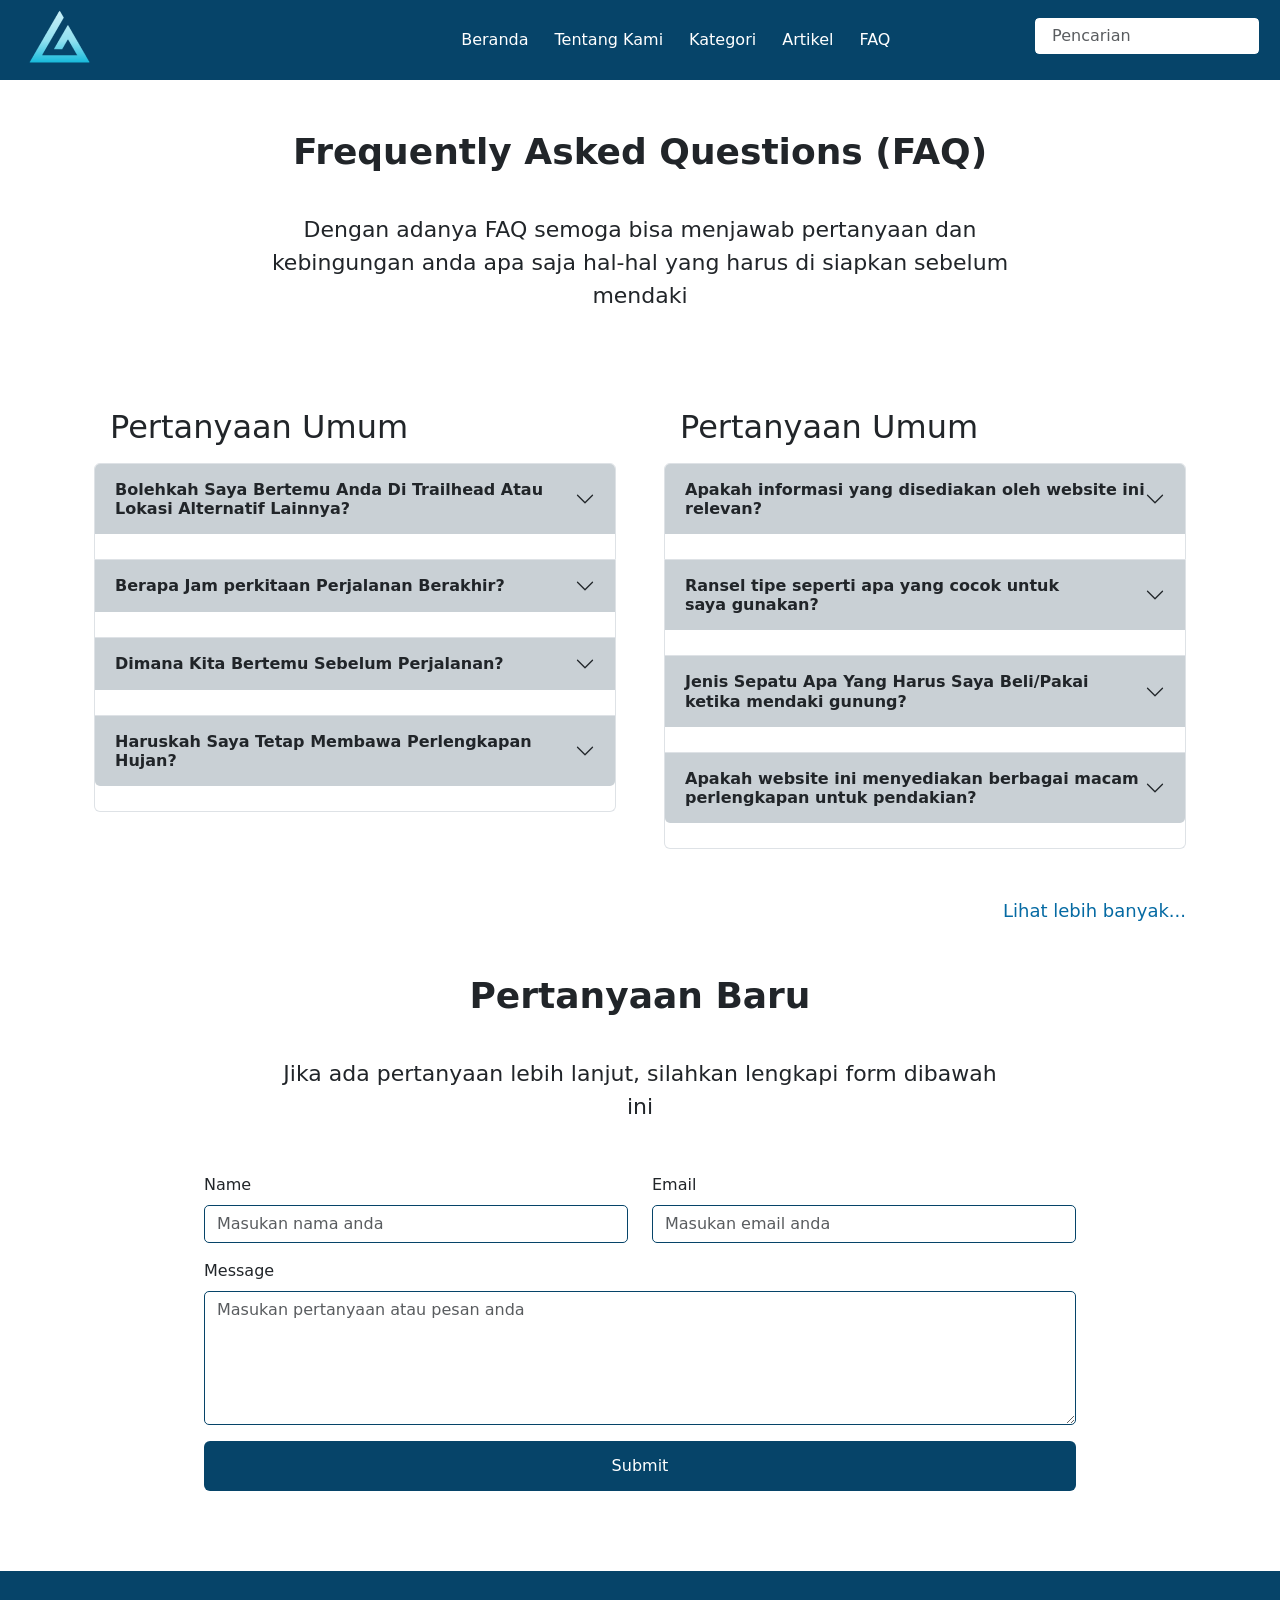
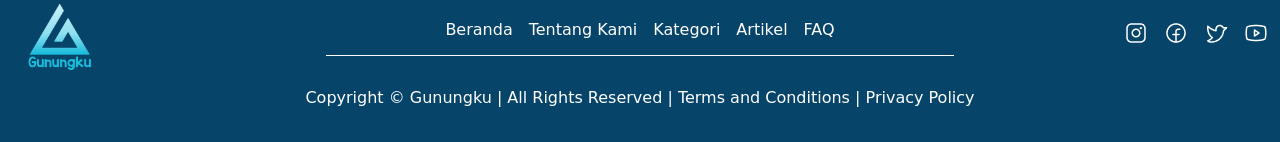
<file: pages/faq/index.html>
<!doctype html>
<html lang="en">
<head>
    <!-- Required meta tags -->
    <meta charset="utf-8">
    <meta name="viewport" content="width=device-width, initial-scale=1">

    <!-- Bootstrap CSS -->
    <link href="https://cdn.jsdelivr.net/npm/bootstrap@5.0.2/dist/css/bootstrap.min.css" rel="stylesheet" integrity="sha384-EVSTQN3/azprG1Anm3QDgpJLIm9Nao0Yz1ztcQTwFspd3yD65VohhpuuCOmLASjC" crossorigin="anonymous">

     <!-- Font Awesome CSS -->
     <link href="https://cdnjs.cloudflare.com/ajax/libs/font-awesome/6.0.0-beta3/css/all.min.css" rel="stylesheet">

    <!-- Style Css -->
    <link rel="stylesheet" href="style.css">

    <!-- Icon Title -->
    <link rel="icon" href="../../assets/image/gunungku2.png">
    <title>FAQ</title>
</head>
<body>
  <!-- Start Navbar -->
  <nav class="navbar navbar-expand-lg navbar-light">
    <div class="container-fluid">
        <div class="col-md-4 mb-0">
            <img class="navbar-logo" src="/assets/image/gunungku 1.png" alt="gunungku">
        </div>
        <button class="navbar-toggler" type="button" data-bs-toggle="collapse" data-bs-target="#navbarSupportedContent" aria-controls="navbarSupportedContent" aria-expanded="false" aria-label="Toggle navigation">
        <span class="navbar-toggler-icon"></span>
        </button>
        <div class="collapse navbar-collapse" id="navbarSupportedContent">
            <ul class="navbar-nav col-md-8 mx-auto mb-2 mb-lg-0">
                <li class="nav-item">
                <a class="nav-link" aria-current="page" href="../../index.html">Beranda</a>
                </li>
                <li class="nav-item">
                <a class="nav-link" href="../about/about.html">Tentang Kami</a>
                </li>
                <li class="nav-item">
                <a class="nav-link" href="../kategori/kategori.html">Kategori</a>
                </li>
                <li class="nav-item">
                <a class="nav-link" href="../artikel/artikel.html">Artikel</a>
                </li>
                <li class="nav-item">
                <a class="nav-link" href="index.html">FAQ</a>
                </li>
            </ul>

            <form class="d-flex">
                <input class="form-control me-2 mb-2" type="search" placeholder=" Pencarian" aria-label="Search">
            </form>
        </div>
    </div>
  </nav>
    <!-- Header -->

    <!-- Start Title -->
    <div class="judul">
        <h1 class="judul-kategori">Frequently Asked Questions (FAQ)</h1>
        <p class="description-kategori">Dengan adanya FAQ semoga bisa menjawab pertanyaan dan kebingungan anda apa saja hal-hal yang harus di siapkan sebelum mendaki</p>  
    </div>
    <!-- End Title -->

    <!-- Start QnA -->
    <div id="qna" class="my-5 container px-4 text-dark">
        <div class="row gx-5">
            <div class="col-lg-6 kiri">
                <div class="accordion accordion-flush" id="accordionFlushExample">
                    <div class="">
                        <h2 class="mt-5 m-3">Pertanyaan Umum </h2>
                        <div class="accordion-item">
                            <h3 class="accordion-header" id="flush-headingOne">
                                <button class="accordion-button collapsed fw-bold" type="button" data-bs-toggle="collapse"
                                    data-bs-target="#flush-collapseOne" aria-expanded="false"
                                    aria-controls="flush-collapseOne">
                                    Bolehkah Saya Bertemu Anda Di Trailhead Atau Lokasi Alternatif Lainnya?
                                </button>
                            </h3>
                            <div id="flush-collapseOne" class="accordion-collapse collapse"
                                aria-labelledby="flush-headingOne" data-bs-parent="#accordionFlushExample">
                                <div class="accordion-body">
                                    Kemampuan pendaki untuk bertemu dengan yang lain di trailhead atau lokasi alternatif dapat bergantung pada aturan dan pedoman yang berlaku di area pendakian tersebut. Penting untuk memeriksa aturan setempat dan mengikuti pedoman yang telah ditetapkan oleh otoritas terkait. Beberapa tempat mungkin memiliki pembatasan berkumpul atau jumlah pengunjung yang diizinkan, terutama dalam situasi seperti pandemi. Keselamatan pribadi dan pendaki lain juga perlu menjadi pertimbangan utama, dan jika pertemuan dengan pendaki lain dianggap aman dan sesuai dengan pedoman yang berlaku, biasanya itu dapat diperbolehkan.
                                </div>
                            </div>
                        </div>
                        <div class="accordion-item">
                            <h3 class="accordion-header" id="flush-headingTwo">
                                <button class="accordion-button collapsed fw-bold" type="button" data-bs-toggle="collapse"
                                    data-bs-target="#flush-collapseTwo" aria-expanded="false"
                                    aria-controls="flush-collapseTwo">
                                    Berapa Jam perkitaan Perjalanan Berakhir?
                                </button>
                            </h3>
                            <div id="flush-collapseTwo" class="accordion-collapse collapse"
                                aria-labelledby="flush-headingTwo" data-bs-parent="#accordionFlushExample">
                                <div class="accordion-body">
                                    Durasi perjalanan pendakian bisa sangat bervariasi tergantung pada beberapa faktor, seperti panjang dan tingkat kesulitan rute, kecepatan pendakian, kondisi cuaca, serta tingkat kebugaran fisik dari pendaki. Oleh karena itu, tidak ada waktu pasti yang dapat ditentukan untuk berapa lama perjalanan pendakian akan berakhir.
                                </div>
                            </div>
                        </div>
                        <div class="accordion-item">
                            <h3 class="accordion-header" id="flush-headingThree">
                                <button class="accordion-button collapsed fw-bold" type="button" data-bs-toggle="collapse"
                                    data-bs-target="#flush-collapseThree" aria-expanded="false"
                                    aria-controls="flush-collapseThree">
                                    Dimana Kita Bertemu Sebelum Perjalanan?
                                </button>
                            </h3>
                            <div id="flush-collapseThree" class="accordion-collapse collapse"
                                aria-labelledby="flush-headingThree" data-bs-parent="#accordionFlushExample">
                                <div class="accordion-body">
                                    Pendaki satu dengan yang lain sering kali bertemu di trailhead, yaitu titik awal pendakian, sebelum memulai perjalanan ke gunung atau jalur hiking. Trailhead adalah tempat parkir atau titik awal rute pendakian, dan ini sering menjadi tempat pertemuan yang nyaman bagi pendaki yang datang dari berbagai arah. Di sini, mereka dapat berkumpul, memeriksa peralatan, merencanakan perjalanan bersama, dan memastikan bahwa mereka memiliki semua yang dibutuhkan untuk pendakian yang aman dan sukses.
                                </div>
                            </div>
                        </div>
                        <div class="accordion-item">
                            <h3 class="accordion-header" id="flush-headingThirteen">
                                <button class="accordion-button collapsed fw-bold" type="button" data-bs-toggle="collapse"
                                    data-bs-target="#flush-collapseThirteen" aria-expanded="false"
                                    aria-controls="flush-collapseThirteen">
                                    Haruskah Saya Tetap Membawa Perlengkapan Hujan?
                                </button>
                            </h3>
                            <div id="flush-collapseThirteen" class="accordion-collapse collapse"
                                aria-labelledby="flush-headingThirteen" data-bs-parent="#accordionFlushExample">
                                <div class="accordion-body">
                                    Iya, sangat disarankan untuk selalu membawa perlengkapan hujan saat mendaki gunung. Cuaca di pegunungan bisa berubah dengan cepat, dan hujan adalah hal yang umum terjadi. Perlengkapan hujan seperti jaket tahan air, pelindung sepatu, payung, atau penutup ransel dapat membantu Anda tetap kering dan hangat selama hujan. Hujan yang tak terduga dapat mempengaruhi suhu tubuh Anda dan juga meningkatkan risiko hipotermia.
                                </div>
                            </div>
                        </div>
                    </div>
                </div>
            </div>
            <div class="col-lg-6 kanan accordion accordion-flush mb-5">
                <div class="">
                    <h2 class="mt-5 m-3">Pertanyaan Umum</h2>
                    <div class="accordion-item">
                        <h3 class="accordion-header" id="flush-headingSeven">
                            <button class="accordion-button collapsed fw-bold" type="button" data-bs-toggle="collapse"
                                data-bs-target="#flush-collapseSeven" aria-expanded="false"
                                aria-controls="flush-collapseSeven">
                                Apakah informasi yang disediakan oleh website ini relevan?
                            </button>
                        </h3>
                        <div id="flush-collapseSeven" class="accordion-collapse collapse"
                            aria-labelledby="flush-headingSeven" data-bs-parent="#accordionFlushExample">
                            <div class="accordion-body">
                                Iya, informasi yang kami dapatkan berdasarkan fakta dan data yang ada, sehingga informasi tersebut menjadi relevan
                            </div>
                        </div>
                    </div>
                    <div class="accordion-item">
                        <h3 class="accordion-header" id="flush-headingEight">
                            <button class="accordion-button collapsed fw-bold" type="button" data-bs-toggle="collapse"
                                data-bs-target="#flush-collapseEight" aria-expanded="false"
                                aria-controls="flush-collapseEight">
                                Ransel tipe seperti apa yang cocok untuk saya gunakan?
                            </button>
                        </h3>
                        <div id="flush-collapseEight" class="accordion-collapse collapse"
                            aria-labelledby="flush-headingEight" data-bs-parent="#accordionFlushExample">
                            <div class="accordion-body">
                                Idealnya, ransel ini harus memiliki kapasitas yang sesuai dengan durasi perjalanan, dengan banyak kantong dan kompartemen yang memudahkan penyimpanan dan organisasi peralatan. Ransel yang nyaman adalah yang dilengkapi dengan sistem tali bahu dan tali pinggang yang dapat disesuaikan agar meminimalkan beban pada punggung dan bahu. Selain itu, pastikan ransel terbuat dari bahan tahan air atau dilengkapi dengan pelindung hujan untuk melindungi peralatan Anda jika cuaca buruk tiba-tiba.
                            </div>
                        </div>
                    </div>
                    <div class="accordion-item">
                        <h3 class="accordion-header" id="flush-headingNine">
                            <button class="accordion-button collapsed fw-bold" type="button" data-bs-toggle="collapse"
                                data-bs-target="#flush-collapseNine" aria-expanded="false"
                                aria-controls="flush-collapseNine">
                                Jenis Sepatu Apa Yang Harus Saya Beli/Pakai ketika mendaki gunung?
                            </button>
                        </h3>
                        <div id="flush-collapseNine" class="accordion-collapse collapse"
                            aria-labelledby="flush-headingNine" data-bs-parent="#accordionFlushExample">
                            <div class="accordion-body">
                                Sepatu gunung yang cocok adalah sepatu khusus yang dirancang untuk aktivitas luar ruangan. Sepatu ini harus memiliki sol karet yang kuat dan berprofil tajam untuk memberikan traksi yang baik pada berbagai permukaan, termasuk tanah berbatu atau licin. Mereka juga harus memberikan perlindungan yang cukup terhadap kaki dan pergelangan kaki serta nyaman untuk berjalan jarak jauh.
                            </div>
                        </div>
                    </div>
                    <div class="accordion-item">
                        <h3 class="accordion-header" id="flush-headingTen">
                            <button class="accordion-button collapsed fw-bold" type="button" data-bs-toggle="collapse"
                                data-bs-target="#flush-collapseTen" aria-expanded="false"
                                aria-controls="flush-collapseTen">
                                Apakah website ini menyediakan berbagai macam perlengkapan untuk pendakian?
                            </button>
                        </h3>
                        <div id="flush-collapseTen" class="accordion-collapse collapse"
                            aria-labelledby="flush-headin Ten" data-bs-parent="#accordionFlushExample">
                            <div class="accordion-body">
                                Untuk saat ini, website kami belum menyediakan perlengkapan pendakian. Tetapi, website kami menyediakan rekomendasi nama brand untuk perlengkapan pendakian.
                            </div>
                        </div>
                    </div>
                </div>
            </div>
        </div>
        <div class="link">
            <a href="../kategori-faq/faq.html">Lihat lebih banyak...</a>
        </div>   
    </div>
    <!-- End QnA -->

    <!-- Start Title -->
    <div class="judul">
        <h1 class="judul-kategori">Pertanyaan Baru</h1>
        <p class="description-kategori">Jika ada pertanyaan lebih lanjut, silahkan lengkapi form dibawah ini</p>
    </div>
    <!-- End Title -->

    <!-- Start Form -->
    <div class="container form-container">
        <form>
            <div class="row">
                <div class="col-lg-6 mb-3">
                    <label for="name" class="form-label">Name</label>
                    <input type="text" class="form-control" id="name" placeholder="Masukan nama anda">
                </div>
                <div class="col-lg-6 mb-3">
                    <label for="email" class="form-label">Email</label>
                    <input type="email" class="form-control" id="email" placeholder="Masukan email anda">
                </div>
                <div class="col-12 mb-3">
                    <label for="message" class="form-label">Message</label>
                    <textarea class="form-control" id="message" rows="5" placeholder="Masukan pertanyaan atau pesan anda"></textarea>
                </div>
            </div>
            <button type="submit" class="btn button-form">Submit</button>
        </form>
    </div>
    <!-- End Form -->

    <!-- Footer -->
    <div class="footer-container container">
        <footer class="d-flex flex-wrap justify-content-between align-items-center py-3">
            <div class="col-md-3 mb-0">
                <img class="footer-logo" src="/assets/image/gunungku2.png" alt="">
            </div>

            <ul class="list-center nav col-md-6 d-flex align-items-center justify-content-center mb-3 mb-md-0 me-md-auto link-body-emphasis text-decoration-none">
                <li class="nav-item"><a href="../../index.html" class="nav-link px-2 text-white">Beranda</a></li>
                <li class="nav-item"><a href="../about/about.html" class="nav-link px-2 text-white">Tentang Kami</a></li>
                <li class="nav-item"><a href="../kategori/kategori.html" class="nav-link px-2 text-white">Kategori</a></li>
                <li class="nav-item"><a href="../artikel/artikel.html" class="nav-link px-2 text-white">Artikel</a></li>
                <li class="nav-item"><a href="index.html" class="nav-link px-2 text-white">FAQ</a></li>
            </ul>
            <ul class="icon-footer nav col-md-3 justify-content-end">
                <li class="nav-item ms-3"><a class="link-body-emphasis" href="#"><img src="/assets/image/InstagramLogo.png" alt="facebook"></a></li>
                <li class="nav-item ms-3"><a class="link-body-emphasis" href="#"><img src="/assets/image/FacebookLogo.png" alt="facebook"></a></li>
                <li class="nav-item ms-3"><a class="link-body-emphasis" href="#"><img src="/assets/image/TwitterLogo.png" alt="facebook"></a></li>
                <li class="nav-item ms-3"><a class="link-body-emphasis" href="#"><img src="/assets/image/YoutubeLogo.png" alt="facebook"></a></li>
                
            </ul>
            <p class=" d-flex align-items-center justify-content-center mx-auto text-center text-white mt-2">Copyright &copy; Gunungku | All Rights Reserved | Terms and Conditions | Privacy Policy</p>
        </footer>
    </div>
    <!-- End Footer -->

    <!--Bootstrap Bundle with Popper -->
    <script src="https://cdn.jsdelivr.net/npm/bootstrap@5.0.2/dist/js/bootstrap.bundle.min.js" integrity="sha384-MrcW6ZMFYlzcLA8Nl+NtUVF0sA7MsXsP1UyJoMp4YLEuNSfAP+JcXn/tWtIaxVXM" crossorigin="anonymous"></script>
</body>
</html>
</file>
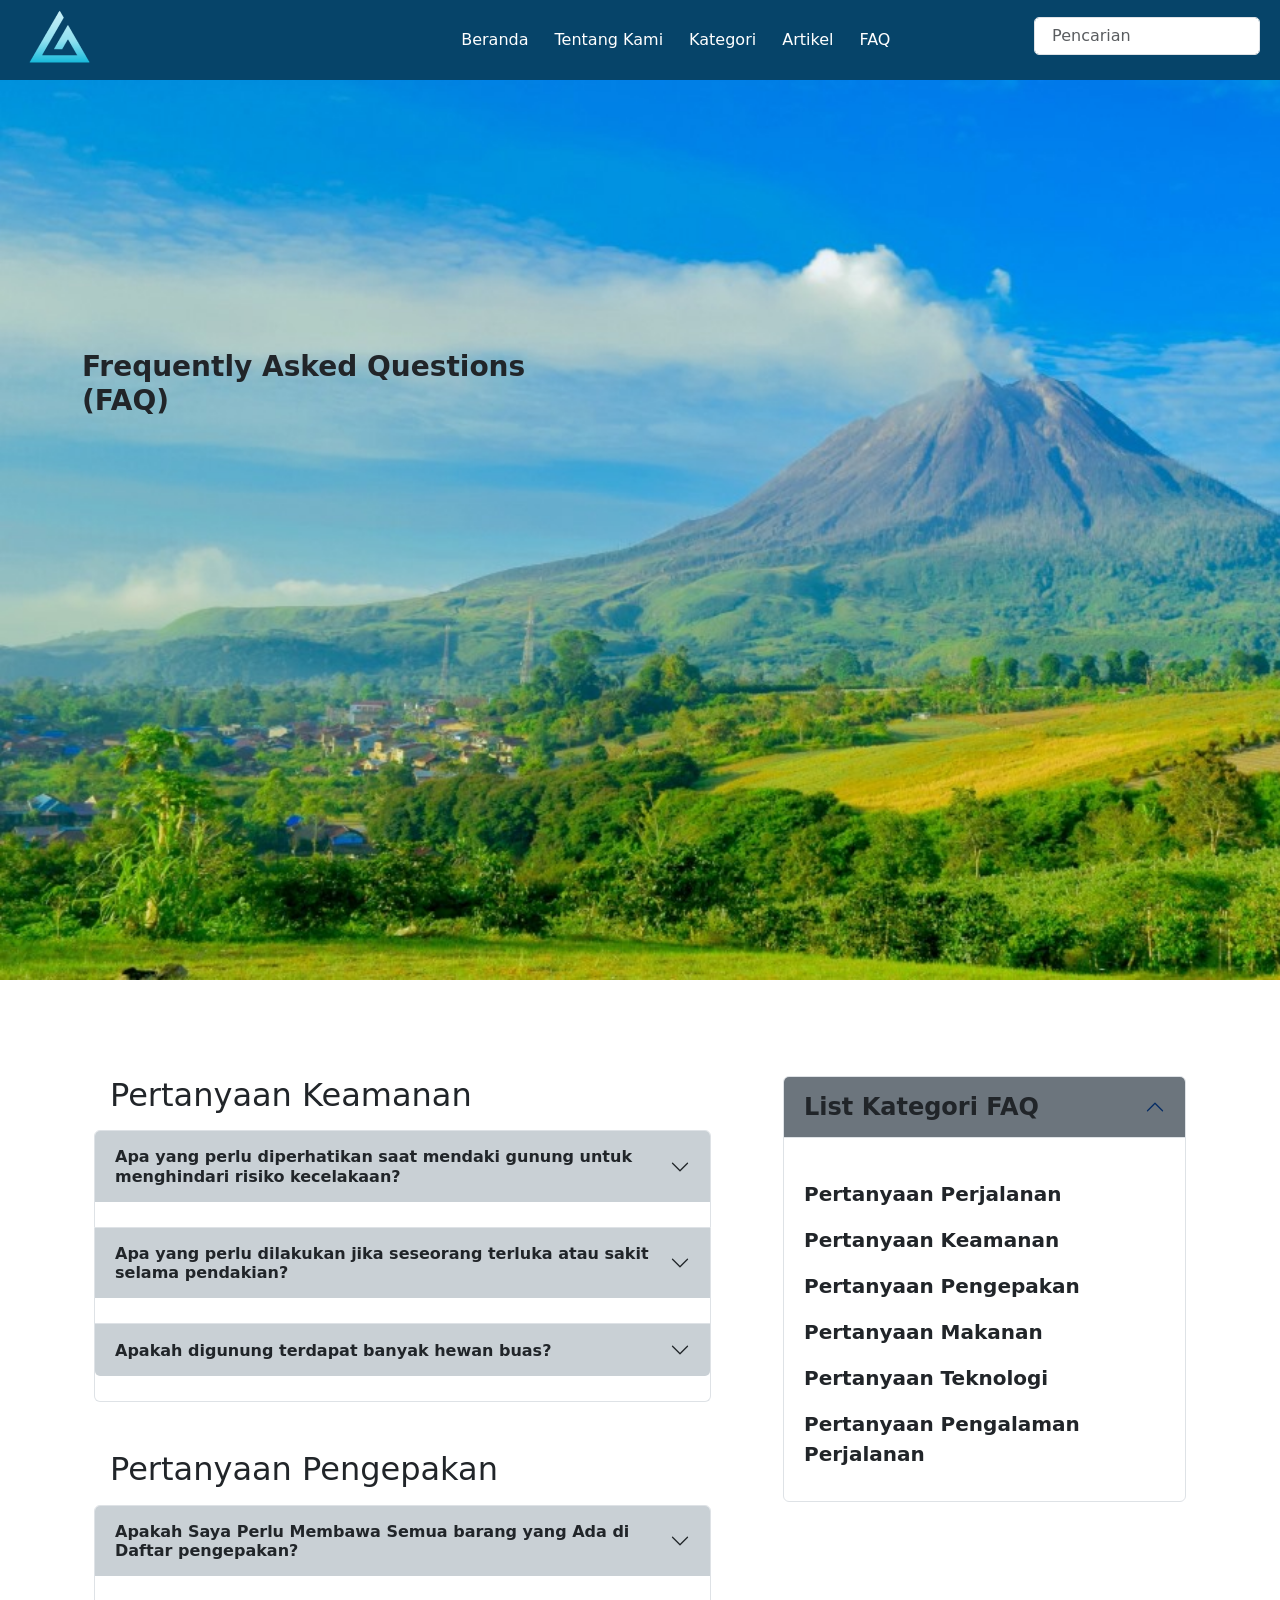
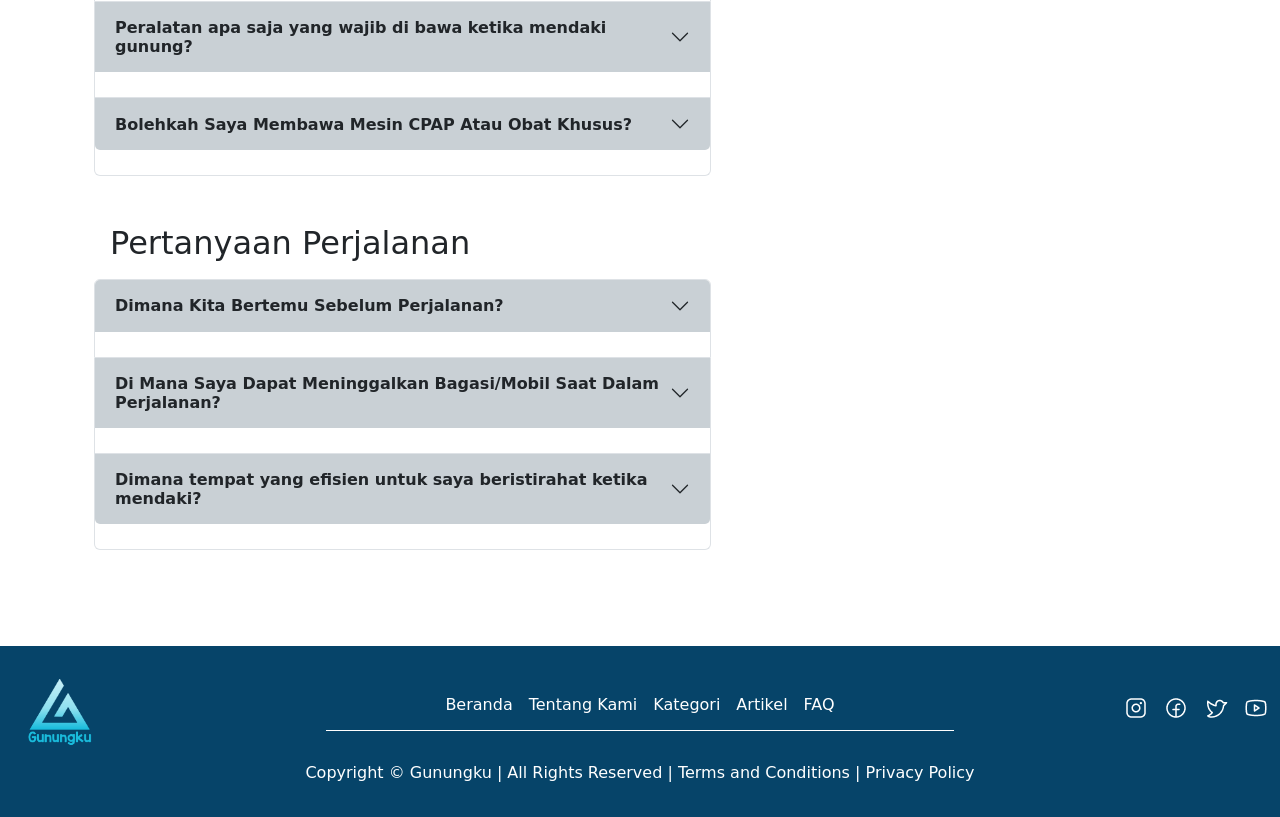
<file: pages/kategori-faq/faq.html>
<!doctype html>
<html lang="en">
<head>
    <!-- Required meta tags -->
    <meta charset="utf-8">
    <meta name="viewport" content="width=device-width, initial-scale=1">

    <!-- Bootstrap CSS -->
    <link href="https://cdn.jsdelivr.net/npm/bootstrap@5.0.2/dist/css/bootstrap.min.css" rel="stylesheet" integrity="sha384-EVSTQN3/azprG1Anm3QDgpJLIm9Nao0Yz1ztcQTwFspd3yD65VohhpuuCOmLASjC" crossorigin="anonymous">

     <!-- Font Awesome CSS -->
     <link href="https://cdnjs.cloudflare.com/ajax/libs/font-awesome/6.0.0-beta3/css/all.min.css" rel="stylesheet">

    <!-- Style Css -->
    <link rel="stylesheet" href="/assets/css/style.css">

    <!-- Icon Title -->
    <link rel="icon" href="../../assets/image/gunungku2.png">

    <title>Kategori FAQ</title>
</head>
<body>
  <!-- Start Navbar -->
  <nav class="navbar navbar-expand-lg navbar-light">
    <div class="container-fluid">
        <div class="col-md-4 mb-0">
            <img class="navbar-logo" src="/assets/image/gunungku 1.png" alt="gunungku">
        </div>
        <button class="navbar-toggler" type="button" data-bs-toggle="collapse" data-bs-target="#navbarSupportedContent" aria-controls="navbarSupportedContent" aria-expanded="false" aria-label="Toggle navigation">
        <span class="navbar-toggler-icon"></span>
        </button>
        <div class="collapse navbar-collapse" id="navbarSupportedContent">
            <ul class="navbar-nav col-md-8 mx-auto mb-2 mb-lg-0">
                <li class="nav-item">
                <a class="nav-link" aria-current="page" href="../../index.html">Beranda</a>
                </li>
                <li class="nav-item">
                <a class="nav-link" href="../about/about.html">Tentang Kami</a>
                </li>
                <li class="nav-item">
                <a class="nav-link" href="../kategori/kategori.html">Kategori</a>
                </li>
                <li class="nav-item">
                <a class="nav-link" href="../artikel/artikel.html">Artikel</a>
                </li>
                <li class="nav-item">
                <a class="nav-link" href="../faq/index.html">FAQ</a>
                </li>
            </ul>

            <form class="d-flex">
                <input class="form-control me-2 mb-2" type="search" placeholder=" Pencarian" aria-label="Search">
            </form>
        </div>
    </div>
  </nav>
    <!-- Header -->

    <!-- Start Banner -->
    <div id="banner-faq">
        <div class="container">
            <h1 class="fw-bold">Frequently Asked Questions <br> (FAQ)</h1>
        </div>
    </div>
    <!-- End Banner -->

    <!-- Start QnA -->
    <div id="qna" class="my-5 container px-4 text-dark">
        <div class="row gx-5">
            <div class="col-lg-7 kiri">
                <div class="accordion accordion-flush mb-5" id="accordionFlushExample">
                    <div class="">
                        <h2 class="mt-5 m-3">Pertanyaan Keamanan</h2>
                        <div class="accordion-item">
                            <h3 class="accordion-header" id="flush-headingOne">
                                <button class="accordion-button collapsed fw-bold" type="button" data-bs-toggle="collapse"
                                    data-bs-target="#flush-collapseOne" aria-expanded="false"
                                    aria-controls="flush-collapseOne">
                                    Apa yang perlu diperhatikan saat mendaki gunung untuk menghindari risiko kecelakaan?
                                </button>
                            </h3>
                            <div id="flush-collapseOne" class="accordion-collapse collapse"
                                aria-labelledby="flush-headingOne" data-bs-parent="#accordionFlushExample">
                                <div class="accordion-body">
                                    Saat mendaki gunung, penting untuk menjaga keselamatan dengan seksama. Perencanaan adalah kunci; rencanakan rute dengan matang, periksa cuaca, dan beri tahu orang lain tentang rencana perjalanan Anda. Pastikan Anda dalam kondisi fisik yang memadai untuk rute tertentu dan bawa peralatan pendakian yang sesuai.
                                </div>
                            </div>
                        </div>
                        <div class="accordion-item">
                            <h3 class="accordion-header" id="flush-headingTwo">
                                <button class="accordion-button collapsed fw-bold" type="button" data-bs-toggle="collapse"
                                    data-bs-target="#flush-collapseTwo" aria-expanded="false"
                                    aria-controls="flush-collapseTwo">
                                    Apa yang perlu dilakukan jika seseorang terluka atau sakit selama pendakian?
                                </button>
                            </h3>
                            <div id="flush-collapseTwo" class="accordion-collapse collapse"
                                aria-labelledby="flush-headingTwo" data-bs-parent="#accordionFlushExample">
                                <div class="accordion-body">
                                    Jika seseorang terluka atau sakit selama pendakian, tindakan pertama yang harus diambil adalah memberikan perawatan medis secepat mungkin. Ini mungkin melibatkan memberikan pertolongan pertama, seperti membersihkan luka dan menghentikan pendarahan, atau memberikan perawatan dasar untuk gejala penyakit.
                                </div>
                            </div>
                        </div>
                        <div class="accordion-item">
                            <h3 class="accordion-header" id="flush-headingThree">
                                <button class="accordion-button collapsed fw-bold" type="button" data-bs-toggle="collapse"
                                    data-bs-target="#flush-collapseThree" aria-expanded="false"
                                    aria-controls="flush-collapseThree">
                                    Apakah digunung terdapat banyak hewan buas?
                                </button>
                            </h3>
                            <div id="flush-collapseThree" class="accordion-collapse collapse"
                                aria-labelledby="flush-headingThree" data-bs-parent="#accordionFlushExample">
                                <div class="accordion-body">
                                    Di pegunungan, terdapat beragam hewan, termasuk beberapa yang dapat dianggap "buas." Namun, tidak semua hewan di pegunungan adalah buas, dan tidak semua pegunungan memiliki populasi hewan buas yang sama.
                                </div>
                            </div>
                        </div>
                    </div>
                    <div class="">
                        <h2 class="mt-5 m-3">Pertanyaan Pengepakan</h2>
                        <div class="accordion-item">
                            <h3 class="accordion-header" id="flush-headingFour">
                                <button class="accordion-button collapsed fw-bold" type="button" data-bs-toggle="collapse"
                                    data-bs-target="#flush-collapseFour" aria-expanded="false"
                                    aria-controls="flush-collapseFour">
                                    Apakah Saya Perlu Membawa Semua barang yang Ada di Daftar pengepakan?
                                </button>
                            </h3>
                            <div id="flush-collapseFour" class="accordion-collapse collapse"
                                aria-labelledby="flush-headingFour" data-bs-parent="#accordionFlushExample">
                                <div class="accordion-body">
                                    Daftar pengepakan kami sarankan membawa barang untuk bersiap menghadapi semua potensi situasi cuaca dan lingkungan. Ada kemungkinan yang sangat nyata bahwa Anda mungkin tidak membutuhkan semua yang ada dalam daftar, tetapi lebih  baik memilikinya dan tidak membutuhkannya daripada sebaliknya. Anda juga perlu mempertimbangakan berdasarkan prakiraan cuaca,trek jalur,
                                    dan pertimbangan musiman dalam perjalanan saat mendaki agar daftar barang yang di bawa sesuai.                                    
                                </div>
                            </div>
                        </div>
                        <div class="accordion-item">
                            <h3 class="accordion-header" id="flush-headingFive">
                                <button class="accordion-button collapsed fw-bold" type="button" data-bs-toggle="collapse"
                                    data-bs-target="#flush-collapseFive" aria-expanded="false"
                                    aria-controls="flush-collapseFive">
                                    Peralatan apa saja yang wajib di bawa ketika mendaki gunung?
                                </button>
                            </h3>
                            <div id="flush-collapseFive" class="accordion-collapse collapse"
                                aria-labelledby="flush-headingFive" data-bs-parent="#accordionFlushExample">
                                <div class="accordion-body">
                                    Ada banyak perlengkapan pribadi naik gunung yang perlu dibawa. Oleh sebab itu, ada baiknya untuk mempersiapkannya jauh-jauh hari dan harus memperhatikan medan dari gunung yang ingin didaki. Nah, apa sajakah daftar perlengkapan/pengepakan mendaki gunung?
                                    Ada beberapa perlengkapan yang umum seperti, jaket, pakaian, jas hujan,sarung tangan,pelindung kepala, Survival kit, tenda, senter,Trekking pole, perlangkapan masak,botol, Food and Beverage, tas gunung,spatu gunung,matras,sleeping bag,tali, gps/ kompas,Jam tangan, pisau, korek api, dll.
                                </div>
                            </div>
                        </div>
                        <div class="accordion-item">
                            <h3 class="accordion-header" id="flush-headingSix">
                                <button class="accordion-button collapsed fw-bold" type="button" data-bs-toggle="collapse"
                                    data-bs-target="#flush-collapseSix" aria-expanded="false"
                                    aria-controls="flush-collapseSix">
                                    Bolehkah Saya Membawa Mesin CPAP Atau Obat Khusus?
                                </button>
                            </h3>
                            <div id="flush-collapseSix" class="accordion-collapse collapse"
                                aria-labelledby="flush-headingSix" data-bs-parent="#accordionFlushExample">
                                <div class="accordion-body">
                                    Jika anda mempunya riwayat penyakit bawaan dan di haruskan harus membawa obat-obatan atau alat kesehatan khusus anda bisa membawanya untuk meminimalisir kecelakan anda juga harus mengetahui apakah kebutuhan spesifik Anda memungkinkan harus di bawa atau tidak pada perjalanan yang Anda.
                                </div>
                            </div>
                        </div>
                    </div>
                    <div class="">
                        <h2 class="mt-5 m-3">Pertanyaan Perjalanan</h2>
                        <div class="accordion-item">
                            <h3 class="accordion-header" id="flush-headingSeven">
                                <button class="accordion-button collapsed fw-bold" type="button" data-bs-toggle="collapse"
                                    data-bs-target="#flush-collapseSeven" aria-expanded="false"
                                    aria-controls="flush-collapseSeven">
                                    Dimana Kita Bertemu Sebelum Perjalanan?
                                </button>
                            </h3>
                            <div id="flush-collapseSeven" class="accordion-collapse collapse"
                                aria-labelledby="flush-headingSeven" data-bs-parent="#accordionFlushExample">
                                <div class="accordion-body">
                                    Anda akan menemukan instruksi spesifik mengenai tempat/kapan bertemu pemandu dan grup Anda. Pertemuan ini sering kali dilakukan pada malam sebelum perjalanan Anda dimulai, namun bisa juga pada pagi hari pada hari pertama pada perjalanan tertentu.
                                </div>
                            </div>
                        </div>
                        <div class="accordion-item">
                            <h3 class="accordion-header" id="flush-headingEight">
                                <button class="accordion-button collapsed fw-bold" type="button" data-bs-toggle="collapse"
                                    data-bs-target="#flush-collapseEight" aria-expanded="false"
                                    aria-controls="flush-collapseEight">
                                    Di Mana Saya Dapat Meninggalkan Bagasi/Mobil Saat Dalam Perjalanan?
                                </button>
                            </h3>
                            <div id="flush-collapseEight" class="accordion-collapse collapse"
                                aria-labelledby="flush-headingEight" data-bs-parent="#accordionFlushExample">
                                <div class="accordion-body">
                                    Kami menyarankan Anda bertanya kepada warga lokal gunakan sebelum perjalanan mendaki apakah Anda boleh meninggalkan mobil atau bagasi Anda di fasilitas mereka.
                                </div>
                            </div>
                        </div>
                        <div class="accordion-item">
                            <h3 class="accordion-header" id="flush-headingNine">
                                <button class="accordion-button collapsed fw-bold" type="button" data-bs-toggle="collapse"
                                    data-bs-target="#flush-collapseNine" aria-expanded="false"
                                    aria-controls="flush-collapseNine">
                                    Dimana tempat yang efisien untuk saya beristirahat ketika mendaki?
                                </button>
                            </h3>
                            <div id="flush-collapseNine" class="accordion-collapse collapse"
                                aria-labelledby="flush-headingNine" data-bs-parent="#accordionFlushExample">
                                <div class="accordion-body">
                                    Anda bisa memanfaat kan setiap pos-pos yang nanti akan anda lewati untuk beristirahat dengan aman dan mengembalikan tenaga anda serta menikmati pemandangan yang ada selama anda beristirahat.
                                </div>
                            </div>
                        </div>
                    </div>
                </div>
            </div>
            <div class="col-lg-5 ps-lg-5 kanan my-5">
                <div class="accordion" id="accordionExample">
                    <div class="accordion-item">
                        <h3 class="accordion-header" id="headingOne">
                            <button class="accordion-button fs-4 text-dark fw-bold bg-secondary" type="button"
                                data-bs-toggle="collapse" data-bs-target="#collapseOne" aria-expanded="true"
                                aria-controls="collapseOne">
                                List Kategori FAQ
                            </button>
                        </h3>
                        <div id="collapseOne" class="accordion-collapse collapse show" aria-labelledby="headingOne"
                            data-bs-parent="#accordionExample">
                            <div class="accordion-body">
                                <ul class="list-unstyled">
                                    <li class="fw-bold mb-3 fs-5">
                                        Pertanyaan Perjalanan
                                    </li>
                                    <li class="fw-bold mb-3 fs-5">
                                        Pertanyaan Keamanan
                                    </li>
                                    <li class="fw-bold mb-3 fs-5">
                                        Pertanyaan Pengepakan
                                    </li>
                                    <li class="fw-bold mb-3 fs-5">
                                        Pertanyaan Makanan
                                    </li>
                                    <li class="fw-bold mb-3 fs-5">
                                        Pertanyaan Teknologi
                                    </li>
                                    <li class="fw-bold mb-3 fs-5">
                                        Pertanyaan Pengalaman Perjalanan
                                    </li>
                                </ul>
                            </div>
                        </div>
                    </div>
                </div>
            </div>
        </div>
    </div>
    <!-- End QnA -->

    <!-- Footer -->
    <div class="footer-container container">
        <footer class="d-flex flex-wrap justify-content-between align-items-center py-3">
            <div class="col-md-3 mb-0">
                <img class="footer-logo" src="/assets/image/gunungku2.png" alt="">
            </div>

            <ul class="list-center nav col-md-6 d-flex align-items-center justify-content-center mb-3 mb-md-0 me-md-auto link-body-emphasis text-decoration-none">
                <li class="nav-item"><a href="../../index.html" class="nav-link px-2 text-white">Beranda</a></li>
                <li class="nav-item"><a href="../about/about.html" class="nav-link px-2 text-white">Tentang Kami</a></li>
                <li class="nav-item"><a href="../kategori/kategori.html" class="nav-link px-2 text-white">Kategori</a></li>
                <li class="nav-item"><a href="../artikel/artikel.html" class="nav-link px-2 text-white">Artikel</a></li>
                <li class="nav-item"><a href="../faq/index.html" class="nav-link px-2 text-white">FAQ</a></li>
            </ul>
            <ul class="icon-footer nav col-md-3 justify-content-end">
                <li class="nav-item ms-3"><a class="link-body-emphasis" href="#"><img src="/assets/image/InstagramLogo.png" alt="facebook"></a></li>
                <li class="nav-item ms-3"><a class="link-body-emphasis" href="#"><img src="/assets/image/FacebookLogo.png" alt="facebook"></a></li>
                <li class="nav-item ms-3"><a class="link-body-emphasis" href="#"><img src="/assets/image/TwitterLogo.png" alt="facebook"></a></li>
                <li class="nav-item ms-3"><a class="link-body-emphasis" href="#"><img src="/assets/image/YoutubeLogo.png" alt="facebook"></a></li>
                
            </ul>
            <p class=" d-flex align-items-center justify-content-center mx-auto text-center text-white mt-2">Copyright &copy; Gunungku | All Rights Reserved | Terms and Conditions | Privacy Policy</p>
        </footer>
    </div>
    <!-- End Footer -->

    <!--Bootstrap Bundle with Popper -->
    <script src="https://cdn.jsdelivr.net/npm/bootstrap@5.0.2/dist/js/bootstrap.bundle.min.js" integrity="sha384-MrcW6ZMFYlzcLA8Nl+NtUVF0sA7MsXsP1UyJoMp4YLEuNSfAP+JcXn/tWtIaxVXM" crossorigin="anonymous"></script>
</body>
</html>
</file>
<file: assets/css/style.css>
@import url('https://fonts.googleapis.com/css2?family=Poppins&display=swap');

* .navbar{
  background-color: #064469;
}

.navbar .navbar-nav .nav-item a{
  color: #ffffff;
  margin-right: 10px;
}

.navbar-logo{
  width: 91px;
  height: 64px;
}

.navbar-toggler{
  background-color: #ffffff;
}

.navbar-toggler:focus{
  border-color: #ffffff; 
  box-shadow: 0 0 5px 0 #ffffff;
}

.navbar .navbar-nav .nav-item a:hover{
  color: #e6e6e6;
  font-weight: 700;
}

.navbar .navbar-nav .nav-item a:focus{
  color: #ffffff;
  font-weight: bold;
}

.form-control{
  border-radius: 5px;
}

.form-control:focus {
  border-color: #ffffff; 
  box-shadow: 0 0 5px 0 #ffffff;
}
/* start detail artikel */
#detail-artikel {
  color: #000;
  width: 100%;
  max-width: 700px;
  margin: auto;
  padding: 20px;
}
#header-artikel {
  text-align: center;
}
#kategori-artikel
{
  margin-top: 50px;
}
#judul-artikel {
  margin: 20px 0px;
  text-transform: capitalize;
}
.thumbnail-artikel {
  width: 100%;
  height: auto;
  aspect-ratio: 16/9;
  border-radius: 5px;
  margin: 25px 0;
  box-shadow: 0px 10px 15px -3px rgba(0,0,0,0.1);
}
#isi-artikel {
  margin-bottom: 100px;
}
#isi-artikel p {
  text-align: justify;
  line-height: 32px;
  margin-bottom: 16px;
}
#isi-artikel p::first-letter {
  margin-left: 35px;
}
/* End detail artikel */


/* Start FaQ */
#banner-faq {
  background: url('/assets/image/bg-faq.jpeg');
  height: 100vh;
  background-size: cover;
}
#banner-faq h1 {
  font-size: calc(100px - 8vh);
  padding-top: 30vh;
}
#qna .kiri button.accordion-button {
  background: #c9d0d5;
  margin-bottom: 25px;
}

#qna .kiri button.accordion-button {
  background: #c9d0d5;
  margin-bottom: 25px;
}

#qna .kiri button.accordion-button:focus{
  box-shadow: 0 0 8px 0 #b2c5d1;
  color: #000000;
}

#qna .kanan button.accordion-button {
  background: #c9d0d5;
  margin-bottom: 25px;
}

#qna .kanan button.accordion-button:focus{
  box-shadow: 0 0 8px 0 #b2c5d1;
  color: #000000;
}

/* End FaQ */

/* Start Footer */
.bd-placeholder-img {
  font-size: 1.125rem;
  text-anchor: middle;
  -webkit-user-select: none;
  -moz-user-select: none;
  user-select: none;
}

@media (min-width: 768px) {
  .bd-placeholder-img-lg {
      font-size: 3.5rem;
  }
}

.b-example-divider {
  width: 100%;
  height: 3rem;
  background-color: rgba(0, 0, 0, .1);
  border: solid rgba(0, 0, 0, .15);
  border-width: 1px 0;
  box-shadow: inset 0 .5em 1.5em rgba(0, 0, 0, .1), inset 0 .125em .5em rgba(0, 0, 0, .15);
}

.b-example-vr {
  flex-shrink: 0;
  width: 1.5rem;
  height: 100vh;
}

.bi {
  vertical-align: -.125em;
  fill: currentColor;
}

.nav-scroller {
  position: relative;
  z-index: 2;
  height: 2.75rem;
  overflow-y: hidden;
}

.nav-scroller .nav {
  display: flex;
  flex-wrap: nowrap;
  padding-bottom: 1rem;
  margin-top: -1px;
  text-align: center;
  white-space: nowrap;
  -webkit-overflow-scrolling: touch;
}

.btn-bd-primary {
  --bd-violet-bg: #712cf9;
  --bd-violet-rgb: 112.520718, 44.062154, 249.437846;

  --bs-btn-font-weight: 600;
  --bs-btn-color: var(--bs-white);
  --bs-btn-bg: var(--bd-violet-bg);
  --bs-btn-border-color: var(--bd-violet-bg);
  --bs-btn-hover-color: var(--bs-white);
  --bs-btn-hover-bg: #6528e0;
  --bs-btn-hover-border-color: #6528e0;
  --bs-btn-focus-shadow-rgb: var(--bd-violet-rgb);
  --bs-btn-active-color: var(--bs-btn-hover-color);
  --bs-btn-active-bg: #5a23c8;
  --bs-btn-active-border-color: #5a23c8;
}

.bd-mode-toggle {
  z-index: 1500;
}

.bd-mode-toggle .dropdown-menu .active .bi {
  display: block !important;
}

.footer-container{
  background-color: #064469;
  max-width: 100%;
}

.container div footer ul li a{
  color: #ffffff;
}

.list-center {
  border-bottom: 1px solid #fff;
  display: inline-block;
  padding-bottom: 5px;
}

.footer-logo{
  width: 91px;
  height: 91px;
}

footer ul li a:hover{
  color: #e6e6e6;
  font-weight: 700;
}
/* End Footer */
</file>
<file: pages/detail-kategori/style.css>
* {
  padding: 0;
  margin: 0;
  font-family: "poppins", sans-serif;
}
/* NAVBAR */

.navbar {
  background-color: #064469;
}

.navbar .navbar-nav .nav-item a {
  color: #ffffff;
  margin-right: 10px;
}

.navbar-logo {
  width: 70px;
  height: 60px;
}

.navbar-toggler {
  background-color: #ffffff;
}

.navbar-toggler:focus {
  border-color: #ffffff;
  box-shadow: 0 0 5px 0 #ffffff;
}

.navbar .navbar-nav .nav-item a:hover {
  color: #e6e6e6;
  font-weight: 700;
}

.navbar .navbar-nav .nav-item a:focus {
  color: #ffffff;
  font-weight: bold;
}

.form-control {
  border-radius: 5px;
}

.form-control:focus {
  border-color: #ffffff;
  box-shadow: 0 0 5px 0 #ffffff;
}

/* HEAD */

.container-head {
  padding-bottom: 10%;
}

.container-head h1 {
  position: absolute;
  padding-top: 18%;
  padding-left: 10%;
  font-size: 500%;
  color: #ffffff;
  font-weight: 700;
}

/* ISI */

.container-isi-1 {
  display: flex;
  padding: 3%;
  align-items: center;
  justify-content: space-between;
}

.container-isi-1 p {
  padding-right: 30%;
}

.container-isi-2 {
  display: flex;
  padding: 3%;
  align-items: center;
  justify-content: space-between;
  flex-direction: row-reverse;
  text-align: right;
}

.container-isi-2 p {
  padding-left: 30%;
}

.container-isi-3 {
  padding: 3%;
}

.container-isi-3 h2 {
  text-align: center;
}

.container-isi-3 p {
  text-align: center;
}

.container-alam {
  display: flex;
  justify-content: space-between;
  padding: 2%;
}

.alam-list {
  display: grid;
  grid-template-columns: repeat(auto-fit, minmax(250px, 1fr));
  grid-gap: 40px;
  margin-top: 50px;
}

.alam {
  border-radius: 10px;
  position: relative;
  overflow: hidden;
}

.alam img {
  width: 100%;
  border-radius: 10px;
  display: block;
  transition: transform 0.5s;
}

.layer {
  width: 100%;
  height: 0%;
  background: linear-gradient(0, 0, 0, 0.6), #064469;
  border-radius: 10px;
  position: absolute;
  left: 0;
  bottom: 0;
  overflow: hidden;
  display: flex;
  align-items: center;
  justify-content: center;
  flex-direction: column;
  padding: 0 40px;
  text-align: center;
  font-size: 14px;
  transition: height 0.5s;
}

.layer h3 {
  font-weight: 500;
  margin-bottom: 20px;
  color: #fff;
}

.layer a {
  margin-top: 20px;
  color: #064469;
  text-decoration: none;
  font-size: 18px;
  line-height: 60px;
  border-radius: 50%;
  text-align: center;
}

.alam:hover img {
  transform: scale(1.1);
}

.alam:hover .layer {
  height: 100%;
}

.container-isi-4 {
  padding: 3%;
  text-align: center;
}

.container-isi-4 img {
  aspect-ratio: 3/2;
}

.container-isi-5 {
  text-align: center;
  padding: 3%;
}

.container-isi-6 {
  text-align: center;
  padding: 3%;
}

.outdoor1 {
  display: flex;
  padding: 3%;
  justify-content: space-between;
}
.outdoor2 {
  display: flex;
  padding: 3%;
  justify-content: space-between;
}

.informasi {
  display: flex;
  justify-content: space-between;
  padding: 100px;
}

.informasi h2 {
  padding-bottom: 50px;
  color: black;
}

.map h2 {
  text-align: center;
}

.via {
  font-weight: bold;
  color: black;
}

.kontak p {
  color: gray;
}

.kontak a {
  color: gray;
}

/* FOOTER */

.bd-placeholder-img {
  font-size: 1.125rem;
  text-anchor: middle;
  -webkit-user-select: none;
  -moz-user-select: none;
  user-select: none;
}

@media (min-width: 768px) {
  .bd-placeholder-img-lg {
    font-size: 3.5rem;
  }
}

.b-example-divider {
  width: 100%;
  height: 3rem;
  background-color: rgba(0, 0, 0, 0.1);
  border: solid rgba(0, 0, 0, 0.15);
  border-width: 1px 0;
  box-shadow: inset 0 0.5em 1.5em rgba(0, 0, 0, 0.1),
    inset 0 0.125em 0.5em rgba(0, 0, 0, 0.15);
}

.b-example-vr {
  flex-shrink: 0;
  width: 1.5rem;
  height: 100vh;
}

.bi {
  vertical-align: -0.125em;
  fill: currentColor;
}

.nav-scroller {
  position: relative;
  z-index: 2;
  height: 2.75rem;
  overflow-y: hidden;
}

.nav-scroller .nav {
  display: flex;
  flex-wrap: nowrap;
  padding-bottom: 1rem;
  margin-top: -1px;
  text-align: center;
  white-space: nowrap;
  -webkit-overflow-scrolling: touch;
}

.btn-bd-primary {
  --bd-violet-bg: #712cf9;
  --bd-violet-rgb: 112.520718, 44.062154, 249.437846;

  --bs-btn-font-weight: 600;
  --bs-btn-color: var(--bs-white);
  --bs-btn-bg: var(--bd-violet-bg);
  --bs-btn-border-color: var(--bd-violet-bg);
  --bs-btn-hover-color: var(--bs-white);
  --bs-btn-hover-bg: #6528e0;
  --bs-btn-hover-border-color: #6528e0;
  --bs-btn-focus-shadow-rgb: var(--bd-violet-rgb);
  --bs-btn-active-color: var(--bs-btn-hover-color);
  --bs-btn-active-bg: #5a23c8;
  --bs-btn-active-border-color: #5a23c8;
}

.bd-mode-toggle {
  z-index: 1500;
}

.bd-mode-toggle .dropdown-menu .active .bi {
  display: block !important;
}

.footer-container {
  background-color: #064469;
  max-width: 100%;
}

.container div footer ul li a {
  color: #ffffff;
}

.list-center {
  border-bottom: 1px solid #fff;
  display: inline-block;
  padding-bottom: 5px;
}

.footer-logo {
  width: 91px;
  height: 91px;
}

footer ul li a:hover {
  color: #e6e6e6;
  font-weight: 700;
}
</file>
<file: pages/faq/style.css>
/* Start Navbar */
.navbar{
  background-color: #064469;
}

.navbar .navbar-nav .nav-item a{
  color: #ffffff;
  margin-right: 10px;
}

.navbar-logo{
  width: 91px;
  height: 64px;
}

.navbar-toggler{
  background-color: #ffffff;
}

.navbar-toggler:focus{
  border-color: #ffffff; 
  box-shadow: 0 0 5px 0 #ffffff;
}

.navbar .navbar-nav .nav-item a:hover{
  color: #e6e6e6;
  font-weight: 700;
}

.navbar .navbar-nav .nav-item a:focus{
  color: #ffffff;
  font-weight: bold;
}

.form-control{
  border-radius: 5px;
}

.form-control:focus {
  border-color: #ffffff; 
  box-shadow: 0 0 5px 0 #ffffff;
}
/* End Navbar */

/* Start Content */
.judul-kategori{
  text-align: center;
  margin-top: 50px;
  margin-bottom: 40px;
  font-size: 36px;
  font-weight: bold;
}

.description-kategori{
  width: 58%;
  text-align: center;
  margin: 0 auto;
  font-size: 22px;
}

#qna .kiri button.accordion-button {
  background: #c9d0d5;
  margin-bottom: 25px;
}

#qna .kiri button.accordion-button:focus{
  box-shadow: 0 0 8px 0 #b2c5d1;
  color: #000000;
}


#qna .kanan button.accordion-button {
  background: #c9d0d5;
  margin-bottom: 25px;
}

#qna .kanan button.accordion-button:focus{
  box-shadow: 0 0 8px 0 #b2c5d1;
  color: #000000;
}

.link{
  text-align: end;
}

.link a{
  text-decoration: none;
  color: #056AA3;
  font-weight: 500;
  font-size: 18px;
}

.link a:hover{
  font-weight: bold;
  color: #064469;
}

.form-container{
  width: 70%;
  margin: 50px auto;
}

@media screen and (max-width: 576px) {
  .description-kategori{
    width: 90%;
  }
  
  .link{
    text-align: center;
    margin: 0 2rem;
  }
  
  .form-container{
    width: 100%;
  }
}

.form-control{
  border-color: #064469; 
}

.form-control:focus{
  border-color: #064469;
  box-shadow: 0 0 5px 0 #064469; 
}

.button-form{
  width: 100%;
  height: 50px;
  background-color: #064469;
  color: #ffffff;
  margin-bottom: 30px;
}

.button-form:focus{
  border-color: #064469; 
  box-shadow: 0 0 5px 0 #064469;
}

.button-form:hover{
  background-color: #053d5f;
  color: #ffffff;
  font-weight: 700;
}

/* Start Footer */
.bd-placeholder-img {
  font-size: 1.125rem;
  text-anchor: middle;
  -webkit-user-select: none;
  -moz-user-select: none;
  user-select: none;
}

@media (min-width: 768px) {
  .bd-placeholder-img-lg {
      font-size: 3.5rem;
  }
}

.b-example-divider {
  width: 100%;
  height: 3rem;
  background-color: rgba(0, 0, 0, .1);
  border: solid rgba(0, 0, 0, .15);
  border-width: 1px 0;
  box-shadow: inset 0 .5em 1.5em rgba(0, 0, 0, .1), inset 0 .125em .5em rgba(0, 0, 0, .15);
}

.b-example-vr {
  flex-shrink: 0;
  width: 1.5rem;
  height: 100vh;
}

.bi {
  vertical-align: -.125em;
  fill: currentColor;
}

.nav-scroller {
  position: relative;
  z-index: 2;
  height: 2.75rem;
  overflow-y: hidden;
}

.nav-scroller .nav {
  display: flex;
  flex-wrap: nowrap;
  padding-bottom: 1rem;
  margin-top: -1px;
  text-align: center;
  white-space: nowrap;
  -webkit-overflow-scrolling: touch;
}

.btn-bd-primary {
  --bd-violet-bg: #712cf9;
  --bd-violet-rgb: 112.520718, 44.062154, 249.437846;

  --bs-btn-font-weight: 600;
  --bs-btn-color: var(--bs-white);
  --bs-btn-bg: var(--bd-violet-bg);
  --bs-btn-border-color: var(--bd-violet-bg);
  --bs-btn-hover-color: var(--bs-white);
  --bs-btn-hover-bg: #6528e0;
  --bs-btn-hover-border-color: #6528e0;
  --bs-btn-focus-shadow-rgb: var(--bd-violet-rgb);
  --bs-btn-active-color: var(--bs-btn-hover-color);
  --bs-btn-active-bg: #5a23c8;
  --bs-btn-active-border-color: #5a23c8;
}

.bd-mode-toggle {
  z-index: 1500;
}

.bd-mode-toggle .dropdown-menu .active .bi {
  display: block !important;
}

.footer-container{
  background-color: #064469;
  max-width: 100%;
}

.container div footer ul li a{
  color: #ffffff;
}

.list-center {
  border-bottom: 1px solid #fff;
  display: inline-block;
  padding-bottom: 5px;
}

.footer-logo{
  width: 91px;
  height: 91px;
}

footer ul li a:hover{
  color: #e6e6e6;
  font-weight: 700;
}
/* End Footer */
</file>
